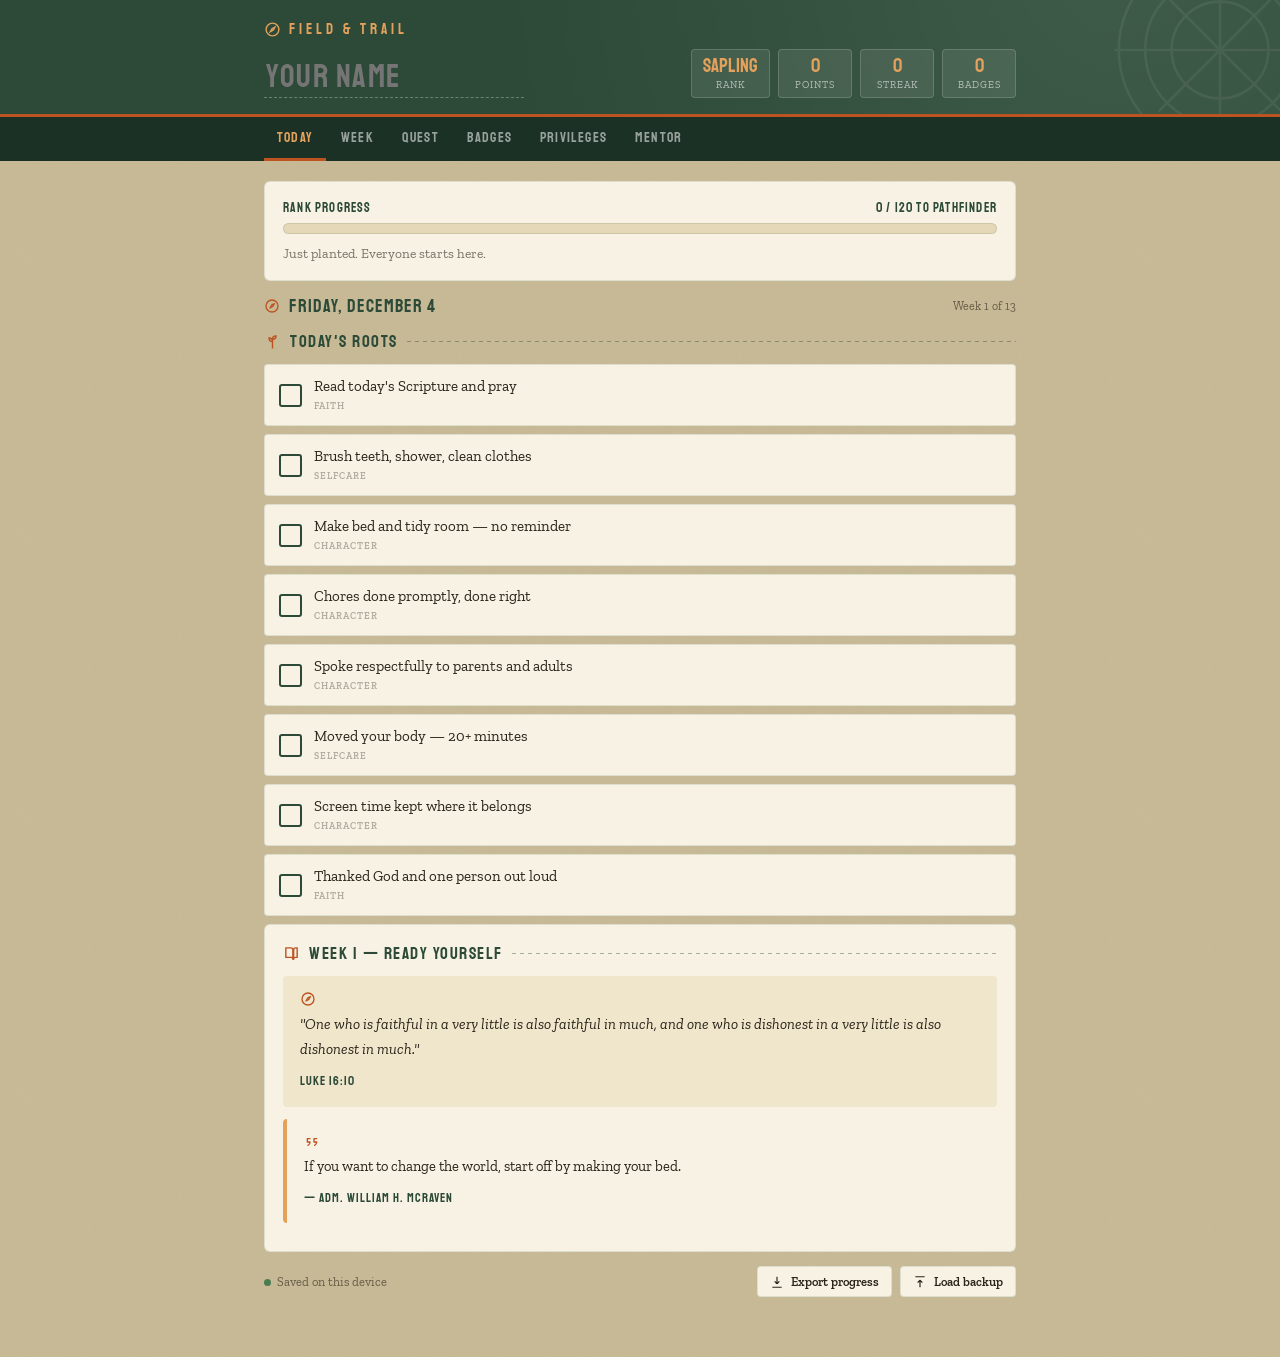
<file: index.html>
<!DOCTYPE html>
<html lang="en">
<head>
<meta charset="UTF-8">
<meta name="viewport" content="width=device-width, initial-scale=1">
<title>Field &amp; Trail — Growth Plan</title>
<link rel="preconnect" href="https://fonts.googleapis.com">
<link rel="preconnect" href="https://fonts.gstatic.com" crossorigin>
<link href="https://fonts.googleapis.com/css2?family=Staatliches&family=Zilla+Slab:wght@400;500;600;700&display=swap" rel="stylesheet">
<link rel="stylesheet" href="theme.css">
<style>
  * { box-sizing: border-box; }
  html, body { margin: 0; padding: 0; }
  body {
    background-color: var(--color-bg);
    background-image: url("data:image/svg+xml;utf8,<svg xmlns='http://www.w3.org/2000/svg' width='140' height='140'><filter id='n'><feTurbulence type='fractalNoise' baseFrequency='0.85' numOctaves='2' stitchTiles='stitch'/><feColorMatrix type='saturate' values='0'/></filter><rect width='100%25' height='100%25' filter='url(%23n)' opacity='0.05'/></svg>");
    font-family: var(--font-body);
    color: var(--color-ink);
    min-height: 100vh;
    padding: 0 0 60px;
  }
  .shell { max-width: 780px; margin: 0 auto; padding: 0 14px; }
  h1,h2,h3,h4 { font-family: var(--font-heading); font-weight: 400; letter-spacing: var(--heading-spacing); text-transform: var(--heading-transform); margin: 0; }
  button { font-family: var(--font-body); cursor: pointer; }

  @keyframes riseIn { from { opacity:0; transform:translateY(12px);} to {opacity:1; transform:translateY(0);} }
  .riser { opacity: 0; animation: riseIn .45s ease-out forwards; }

  /* ---------- HEADER ---------- */
  .masthead {
    background: var(--color-primary);
    background-image: radial-gradient(circle at 88% -30%, rgba(255,255,255,.09), transparent 55%);
    color: var(--color-on-primary);
    border-bottom: 3px solid var(--color-accent);
    position: relative; overflow: hidden;
  }
  .masthead-inner { max-width: 780px; margin: 0 auto; padding: 20px 14px 16px; position: relative; z-index: 1; }
  .watermark { position: absolute; right: -50px; top: -60px; width: 220px; height: 220px; opacity: .07; }
  .brandline { display: flex; align-items: center; gap: 8px; margin-bottom: 10px; }
  .brandline svg { width: 17px; height: 17px; color: var(--color-accent-light); animation: needle .8s cubic-bezier(.2,1.4,.4,1) both; }
  @keyframes needle { from { transform: rotate(-40deg); opacity:0 } to { transform: rotate(0); opacity:1 } }
  .brandline span { font-family: var(--font-heading); font-size: 15px; letter-spacing: 4px; color: var(--color-accent-light); }
  .head-row { display: flex; align-items: flex-end; justify-content: space-between; gap: 12px; flex-wrap: wrap; }
  .head-row h1 { font-size: 32px; line-height: 1; }
  .head-row h1 input {
    font-family: var(--font-heading); font-size: 32px; letter-spacing: var(--heading-spacing);
    text-transform: var(--heading-transform); background: transparent; border: none;
    border-bottom: 1px dashed rgba(255,255,255,.3); color: var(--color-on-primary);
    padding: 0 2px; width: 260px; outline: none;
  }
  .head-row h1 input:focus { border-bottom-color: var(--color-accent-light); }
  .stat-cluster { display: flex; gap: 8px; flex-wrap: wrap; }
  .stat {
    background: rgba(255,255,255,.09); border: 1px solid rgba(255,255,255,.16);
    border-radius: var(--radius); padding: 6px 11px; text-align: center; min-width: 74px;
  }
  .stat .k { display:block; font-family: var(--font-heading); font-size: 19px; color: var(--color-accent-light); line-height:1.1; }
  .stat .l { display:block; font-size: 10px; letter-spacing: 1px; text-transform: uppercase; color: rgba(255,255,255,.6); margin-top:2px; }

  /* ---------- SMALL PHONES (iPhone SE/XS/13 mini width and down) ---------- */
  @media (max-width: 400px) {
    .head-row h1, .head-row h1 input { font-size: 25px; }
    .head-row h1 input { width: 150px; }
    .stat { min-width: 64px; padding: 5px 8px; }
    .stat .k { font-size: 16px; }
    .today-date { font-size: 15px; }
    .today-date .qday { font-size: 10.5px; }
    .qcard, .bico { min-width: 0; }
  }

  /* ---------- NAV ---------- */
  nav { background: var(--color-primary-dark); position: sticky; top: 0; z-index: 20; }
  .nav-inner { max-width: 780px; margin: 0 auto; padding: 0 14px; display: flex; gap: 2px; overflow-x: auto; }
  .nav-inner button {
    background: transparent; border: none; border-bottom: 3px solid transparent;
    color: rgba(255,255,255,.55); font-family: var(--font-heading); font-size: 14px;
    letter-spacing: 1.2px; text-transform: uppercase; padding: 12px 13px; white-space: nowrap;
    transition: color .18s, border-color .18s;
  }
  .nav-inner button:hover { color: var(--color-accent-light); }
  .nav-inner button.on { color: var(--color-accent-light); border-bottom-color: var(--color-accent); }

  /* ---------- CARDS / SHARED ---------- */
  .view { display: none; padding-top: 20px; }
  .view.on { display: block; }
  .card {
    background: var(--color-surface); border: 1px solid var(--color-primary-soft);
    border-radius: var(--radius-lg); padding: 18px 18px 16px; margin-bottom: 14px;
  }
  .card.accent { border-left: 5px solid var(--color-accent); }
  .sec-title {
    font-family: var(--font-heading); font-size: 17px; color: var(--color-primary);
    letter-spacing: var(--heading-spacing); text-transform: var(--heading-transform);
    margin: 0 0 12px; display: flex; align-items: center; gap: 9px;
  }
  .sec-title::after { content:""; flex:1; height:1px; background: repeating-linear-gradient(90deg, var(--color-primary) 0 4px, transparent 4px 8px); opacity:.4; }
  .sec-title svg { width: 17px; height: 17px; color: var(--color-accent); flex-shrink: 0; }
  .muted { color: var(--color-ink-soft); font-size: 13.5px; line-height: 1.6; }

  /* ---------- TASKS ---------- */
  .task {
    display: flex; align-items: center; gap: 12px; background: var(--color-surface);
    border: 1px solid var(--color-primary-soft); border-radius: var(--radius);
    padding: 12px 14px; margin-bottom: 8px; font-size: 15px; cursor: pointer;
    transition: border-color .18s, transform .12s;
  }
  .task:hover { border-color: var(--color-accent); }
  .task:active { transform: scale(.995); }
  .cbox {
    width: 23px; height: 23px; border: 2px solid var(--color-primary); border-radius: 3px;
    flex-shrink: 0; display: flex; align-items: center; justify-content: center; transition: background .2s;
  }
  .cbox svg { width: 14px; height: 14px; color: var(--color-on-primary); opacity: 0; transform: scale(.3) rotate(-25deg); transition: transform .28s cubic-bezier(.2,1.7,.4,1), opacity .15s; }
  .task.done .cbox { background: var(--color-primary); }
  .task.done .cbox svg { opacity: 1; transform: scale(1) rotate(0); }
  .task.done .tlabel { text-decoration: line-through; color: var(--color-ink-soft); }
  .tlabel { flex: 1; }
  .tarea { font-size: 9.5px; letter-spacing: 1px; text-transform: uppercase; color: var(--color-ink-faint); font-weight: 600; }

  /* ---------- PROGRESS ---------- */
  .ptrack { height: 11px; background: var(--color-surface-deep); border-radius: 6px; overflow: hidden; border: 1px solid var(--color-primary-soft); }
  .pfill { height: 100%; width: 100%; transform-origin: left; transform: scaleX(0); transition: transform 1s cubic-bezier(.3,.85,.3,1);
    background: repeating-linear-gradient(115deg, var(--color-accent) 0 8px, var(--color-accent-light) 8px 16px); }
  .plabel { display:flex; justify-content: space-between; font-family: var(--font-heading); font-size: 13px; letter-spacing: 1.2px; text-transform: uppercase; color: var(--color-primary); margin-bottom: 7px; }
  .today-date {
    display: flex; align-items: center; gap: 9px; margin: 2px 0 14px;
    font-family: var(--font-heading); font-size: 18px; letter-spacing: 1px;
    text-transform: var(--heading-transform); color: var(--color-primary);
  }
  .today-date svg { width: 16px; height: 16px; color: var(--color-accent); flex-shrink: 0; }
  .today-date .qday { font-family: var(--font-body); font-size: 12px; letter-spacing: 0; text-transform: none; color: var(--color-ink-soft); margin-left: auto; }

  /* ---------- VERSE / QUOTE ---------- */
  .verse, .quote { border-radius: var(--radius); padding: 15px 17px; margin-bottom: 12px; line-height: 1.65; font-size: 15px; }
  .verse { background: var(--color-surface-alt); font-style: italic; }
  .verse cite, .quote cite { display: block; margin-top: 9px; font-style: normal; font-family: var(--font-heading); font-size: 12.5px; letter-spacing: 1px; color: var(--color-primary); }
  .quote { background: var(--color-surface); border-left: 4px solid var(--color-accent-light); font-size: 14.5px; }
  .verse svg, .quote svg { width: 16px; height: 16px; color: var(--color-accent); margin-bottom: 5px; display: block; }

  /* ---------- OPTIONS / RADIO ---------- */
  .opt {
    display: flex; align-items: flex-start; gap: 10px; padding: 10px 12px; margin-bottom: 7px;
    background: var(--color-surface-alt); border: 1px solid transparent; border-radius: var(--radius);
    font-size: 14px; cursor: pointer; transition: border-color .18s, background .18s;
  }
  .opt:hover { border-color: var(--color-accent-light); }
  .opt.sel { border-color: var(--color-accent); background: var(--color-accent-soft); }
  .dot { width: 15px; height: 15px; border-radius: 50%; border: 2px solid var(--color-primary); flex-shrink: 0; margin-top: 2px; position: relative; }
  .opt.sel .dot::after { content:""; position:absolute; inset: 2px; border-radius: 50%; background: var(--color-accent); animation: pop .25s cubic-bezier(.2,1.8,.4,1); }
  @keyframes pop { from { transform: scale(0) } to { transform: scale(1) } }

  textarea {
    width: 100%; min-height: 110px; font-family: var(--font-body); font-size: 14.5px; line-height: 1.7;
    color: var(--color-ink); background: var(--color-surface-alt); border: 1px solid var(--color-primary-soft);
    border-radius: var(--radius); padding: 12px 14px; resize: vertical; outline: none;
    background-image: repeating-linear-gradient(transparent 0 calc(1.7em - 1px), var(--color-primary-soft) calc(1.7em - 1px) 1.7em);
    background-attachment: local; line-height: 1.7;
  }
  textarea:focus { border-color: var(--color-accent); }

  .btn {
    font-size: 13.5px; font-weight: 600; background: var(--color-primary); color: var(--color-on-primary);
    border: none; border-radius: var(--radius); padding: 10px 16px; display: inline-flex; align-items: center; gap: 7px;
    transition: transform .12s, filter .18s;
  }
  .btn:hover { filter: brightness(1.12); }
  .btn:active { transform: scale(.97); }
  .btn svg { width: 14px; height: 14px; }
  .btn.ghost { background: var(--color-surface); color: var(--color-ink); border: 1px solid var(--color-primary-soft); }
  .btn.ghost:hover { border-color: var(--color-primary); }
  .btn.acc { background: var(--color-accent); color: var(--color-on-accent); }
  .btn.danger { background: var(--color-danger); color: #fff; }
  .btn.sm { padding: 7px 12px; font-size: 12.5px; }
  .btn:disabled { opacity: .4; cursor: not-allowed; }

  /* ---------- WEEK NAV ---------- */
  .weekbar { display: flex; gap: 5px; flex-wrap: wrap; margin-bottom: 16px; }
  .wchip {
    width: 34px; height: 34px; border-radius: var(--radius); border: 1px solid var(--color-primary-soft);
    background: var(--color-surface); font-family: var(--font-heading); font-size: 14px; color: var(--color-ink-soft);
    display: flex; align-items: center; justify-content: center; transition: all .18s;
  }
  .wchip:hover { border-color: var(--color-accent); }
  .wchip.on { background: var(--color-primary); color: var(--color-on-primary); border-color: var(--color-primary); }
  .wchip.complete { border-color: var(--color-success); color: var(--color-success); }
  .wchip.complete.on { background: var(--color-success); color: #fff; }

  /* ---------- QUESTS ---------- */
  .qgrid { display: grid; grid-template-columns: repeat(auto-fit, minmax(220px,1fr)); gap: 11px; }
  .qcard {
    background: var(--color-surface); border: 1px solid var(--color-primary-soft); border-radius: var(--radius-lg);
    padding: 15px; cursor: pointer; transition: border-color .18s, transform .15s;
  }
  .qcard:hover { border-color: var(--color-accent); transform: translateY(-2px); }
  .qcard.sel { border: 2px solid var(--color-accent); background: var(--color-accent-soft); }
  .qcard .qicon { width: 40px; height: 40px; border-radius: 50%; background: var(--color-primary); display:flex; align-items:center; justify-content:center; margin-bottom: 10px; }
  .qcard .qicon svg { width: 20px; height: 20px; color: var(--color-on-primary); }
  .qcard h4 { font-size: 16px; color: var(--color-primary); margin-bottom: 6px; }
  .qcard p { font-size: 13px; line-height: 1.55; margin: 0; color: var(--color-ink-soft); }
  .mstone { display:flex; align-items:center; gap:10px; padding: 10px 12px; background: var(--color-surface-alt); border-radius: var(--radius); margin-bottom: 7px; font-size: 14px; cursor: pointer; }
  .mstone .cbox { width: 20px; height: 20px; }

  /* ---------- BADGES ---------- */
  .bgrid { display: grid; grid-template-columns: repeat(auto-fit, minmax(105px,1fr)); gap: 13px; }
  .badge { text-align: center; }
  .bico {
    width: 62px; height: 62px; margin: 0 auto 8px; border-radius: 50%; background: var(--color-primary);
    border: 2px solid var(--color-accent-light); display: flex; align-items: center; justify-content: center;
    position: relative; overflow: hidden;
  }
  .bico svg { width: 27px; height: 27px; color: var(--color-on-primary); z-index: 1; }
  .bico::after {
    content:""; position:absolute; top:0; left:-60%; width:42%; height:100%;
    background: linear-gradient(115deg, transparent, rgba(255,255,255,.5), transparent);
    animation: sheen 3.4s ease-in-out infinite;
  }
  @keyframes sheen { 0%{left:-60%} 32%{left:135%} 100%{left:135%} }
  .badge.locked .bico { background: transparent; border: 2px dashed var(--color-locked); }
  .badge.locked .bico::after { display: none; }
  .badge.locked .bico svg { color: var(--color-locked); width: 20px; height: 20px; }
  .bname { font-family: var(--font-heading); font-size: 12px; letter-spacing: .5px; color: var(--color-ink); }
  .breq { font-size: 10.5px; color: var(--color-ink-faint); line-height:1.4; margin-top: 3px; }
  .badge.locked .bname { color: var(--color-locked); }

  /* ---------- PRIVILEGES ---------- */
  .privpanel { background: var(--color-primary-dark); border-radius: var(--radius-lg); padding: 18px; color: var(--color-on-primary); }
  .privpanel h3 { color: var(--color-accent-light); font-size: 17px; display:flex; align-items:center; gap:8px; }
  .privpanel h3 svg { width: 17px; height: 17px; }
  .prow {
    display:flex; align-items:center; justify-content: space-between; gap: 10px; flex-wrap: wrap;
    background: rgba(255,255,255,.055); border-radius: var(--radius); padding: 12px 13px; margin-bottom: 8px;
  }
  .prow .pname { font-size: 14px; flex: 1; min-width: 170px; }
  .prow .psub { font-size: 11px; color: rgba(255,255,255,.5); margin-top: 3px; }
  .pill { font-size: 9.5px; letter-spacing: 1px; text-transform: uppercase; padding: 3px 8px; border-radius: 2px; font-weight: 700; }
  .pill.low { background: rgba(120,200,140,.18); color: var(--color-status-good); }
  .pill.medium { background: rgba(227,161,92,.2); color: var(--color-accent-light); }
  .pill.high { background: rgba(220,120,110,.2); color: var(--color-status-warn); }
  .pill.granted { background: rgba(120,200,140,.22); color: var(--color-status-good); }
  .pill.revoked { background: rgba(220,90,80,.22); color: var(--color-status-bad); }
  .pill.eligible { background: rgba(227,161,92,.22); color: var(--color-accent-light); }
  .pill.locked2 { background: rgba(255,255,255,.08); color: rgba(255,255,255,.45); }
  .pactions { display: flex; gap: 6px; }
  .pactions button { font-size: 11.5px; padding: 5px 10px; border-radius: 3px; border: 1px solid rgba(255,255,255,.25); background: transparent; color: rgba(255,255,255,.85); }
  .pactions button:hover { border-color: var(--color-accent-light); color: var(--color-accent-light); }
  .locknote { display:flex; align-items:center; gap:10px; font-size: 13px; color: rgba(255,255,255,.6); padding: 16px 0 4px; }
  .pinbox { display:flex; gap: 8px; align-items:center; flex-wrap: wrap; margin-top: 12px; }
  .pinbox input {
    font-family: var(--font-heading); font-size: 18px; letter-spacing: 8px; width: 120px; text-align: center;
    background: rgba(255,255,255,.08); border: 1px solid rgba(255,255,255,.25); color: var(--color-on-primary);
    border-radius: var(--radius); padding: 8px 10px; outline: none;
  }
  .pinbox input:focus { border-color: var(--color-accent-light); }
  @keyframes shake { 0%,100%{transform:translateX(0)} 20%{transform:translateX(-6px)} 40%{transform:translateX(6px)} 60%{transform:translateX(-4px)} 80%{transform:translateX(4px)} }
  .shake { animation: shake .35s; }
  .revoked-row { opacity: .72; }
  .reason { font-size: 11.5px; color: var(--color-status-bad); margin-top: 5px; width: 100%; }
  .restore { font-size: 11.5px; color: rgba(255,255,255,.55); margin-top: 4px; width: 100%; }

  /* ---------- TOASTS / CELEBRATION ---------- */
  #toasts { position: fixed; left: 50%; bottom: 22px; transform: translateX(-50%); z-index: 200; display:flex; flex-direction: column; gap: 8px; align-items: center; pointer-events: none; }
  .toast {
    background: var(--color-primary); color: var(--color-on-primary); border-left: 4px solid var(--color-accent);
    border-radius: var(--radius); padding: 12px 18px; font-size: 14px; display:flex; align-items:center; gap: 10px;
    box-shadow: 0 6px 20px rgba(0,0,0,.28); animation: toastIn .4s cubic-bezier(.2,1.5,.4,1);
    max-width: 420px;
  }
  .toast svg { width: 18px; height: 18px; color: var(--color-accent-light); flex-shrink: 0; }
  .toast strong { font-family: var(--font-heading); letter-spacing: 1px; }
  @keyframes toastIn { from { opacity:0; transform: translateY(24px) scale(.94) } to { opacity:1; transform: translateY(0) scale(1) } }
  .toast.out { animation: toastOut .35s forwards; }
  @keyframes toastOut { to { opacity: 0; transform: translateY(14px) scale(.96) } }

  .spark { position: fixed; width: 8px; height: 8px; border-radius: 2px; z-index: 199; pointer-events: none; }

  .footer-strip { display:flex; align-items:center; justify-content: space-between; gap: 12px; flex-wrap: wrap; margin-top: 8px; font-size: 12.5px; color: var(--color-ink-soft); }
  #fileIn { display: none; }
  .saved-dot { width: 7px; height: 7px; border-radius: 50%; background: var(--color-success); display:inline-block; margin-right: 6px; }
</style>
</head>
<body>

<header class="masthead">
  <svg class="watermark" viewBox="0 0 100 100" fill="none" stroke="currentColor" stroke-width="1.2"><circle cx="50" cy="50" r="46"/><circle cx="50" cy="50" r="34"/><circle cx="50" cy="50" r="22"/><path d="M50 2v96M2 50h96M22 22l56 56M78 22L22 78"/></svg>
  <div class="masthead-inner">
    <div class="brandline">
      <svg viewBox="0 0 24 24" fill="none" stroke="currentColor" stroke-width="2"><circle cx="12" cy="12" r="9"/><path d="M15.5 8.5l-4.2 2.3-2.3 4.2 4.2-2.3z"/></svg>
      <span>Field &amp; Trail</span>
    </div>
    <div class="head-row">
      <h1><input id="nameIn" placeholder="Your name" maxlength="18" aria-label="Your name"></h1>
      <div class="stat-cluster">
        <div class="stat"><span class="k" id="sRank">—</span><span class="l">Rank</span></div>
        <div class="stat"><span class="k" id="sPts">0</span><span class="l">Points</span></div>
        <div class="stat"><span class="k" id="sStreak">0</span><span class="l">Streak</span></div>
        <div class="stat"><span class="k" id="sBadges">0</span><span class="l">Badges</span></div>
      </div>
    </div>
  </div>
</header>

<nav>
  <div class="nav-inner">
    <button data-v="today" class="on">Today</button>
    <button data-v="week">Week</button>
    <button data-v="quest">Quest</button>
    <button data-v="badges">Badges</button>
    <button data-v="priv">Privileges</button>
    <button data-v="men">Mentor</button>
  </div>
</nav>

<div class="shell">

  <!-- TODAY -->
  <div class="view on" id="v-today">
    <div class="card riser">
      <div class="plabel"><span>Rank progress</span><span id="rankNext">—</span></div>
      <div class="ptrack"><div class="pfill" id="rankFill"></div></div>
      <p class="muted" style="margin:9px 0 0" id="streakLine"></p>
    </div>
    <p class="today-date riser" id="todayDate" style="animation-delay:.02s"></p>
    <h2 class="sec-title riser" style="animation-delay:.05s">
      <svg viewBox="0 0 24 24" fill="none" stroke="currentColor" stroke-width="2"><path d="M12 22V9M12 9c0-3 2-5 5-5 0 3-2 5-5 5zM12 12c0-3-2-5-5-5 0 3 2 5 5 5z"/></svg>
      Today's roots
    </h2>
    <div id="rootList"></div>
    <div class="card riser" id="todayVerseCard" style="animation-delay:.1s"></div>
  </div>

  <!-- WEEK -->
  <div class="view" id="v-week">
    <div class="weekbar" id="weekBar"></div>
    <div id="weekBody"></div>
  </div>

  <!-- QUEST -->
  <div class="view" id="v-quest">
    <div id="questBody"></div>
  </div>

  <!-- BADGES -->
  <div class="view" id="v-badges">
    <h2 class="sec-title"><svg viewBox="0 0 24 24" fill="none" stroke="currentColor" stroke-width="2"><path d="M12 2l2.8 6.3L21.5 9l-4.8 4.4 1.4 7.1L12 17l-6.1 3.5 1.4-7.1L2.5 9l6.7-.7z"/></svg>Badge shelf</h2>
    <div class="card"><div class="bgrid" id="badgeGrid"></div></div>
  </div>

  <!-- PRIVILEGES -->
  <div class="view" id="v-priv">
    <div class="privpanel" id="privPanel"></div>
    <p class="muted" style="margin-top:12px">Points make a privilege <em>eligible</em>. The mentor decides whether it's granted. Every grant and revoke is logged with a reason.</p>
  </div>

  <!-- MENTOR -->
  <div class="view" id="v-men">
    <div id="mentorBody"></div>
  </div>

  <div class="footer-strip">
    <span><span class="saved-dot"></span><span id="savedAt">Saved on this device</span></span>
    <span style="display:flex; gap:8px">
      <button class="btn ghost sm" onclick="exportJSON()"><svg viewBox="0 0 24 24" fill="none" stroke="currentColor" stroke-width="2"><path d="M12 3v12m0 0l-4-4m4 4l4-4M4 21h16"/></svg>Export progress</button>
      <button class="btn ghost sm" onclick="document.getElementById('fileIn').click()"><svg viewBox="0 0 24 24" fill="none" stroke="currentColor" stroke-width="2"><path d="M12 21V9m0 0L8 13m4-4l4 4M4 3h16"/></svg>Load backup</button>
      <input type="file" id="fileIn" accept="application/json">
    </span>
  </div>
</div>

<div id="toasts"></div>

<script src="content_q1_tier1.js"></script>
<script>
/* ============================================================
   ICONS
   ============================================================ */
const ICO = {
  book:'<path d="M4 4h7a3 3 0 013 3v13a2.5 2.5 0 00-2.5-2.5H4z"/><path d="M20 4h-2a3 3 0 00-3 3v13a2.5 2.5 0 012.5-2.5H20z"/>',
  droplet:'<path d="M12 3s6 6.5 6 10a6 6 0 01-12 0c0-3.5 6-10 6-10z"/>',
  bed:'<path d="M3 18v-7h13a4 4 0 014 4v3M3 11V7M3 18h18"/><circle cx="7.5" cy="13.5" r="1.5"/>',
  check:'<path d="M4 12l5 5L20 6"/>',
  message:'<path d="M20 15a3 3 0 01-3 3H8l-4 3V6a3 3 0 013-3h10a3 3 0 013 3z"/>',
  activity:'<path d="M3 12h4l3 8 4-16 3 8h4"/>',
  screen:'<rect x="3" y="4" width="18" height="12" rx="2"/><path d="M8 20h8M12 16v4"/>',
  heart:'<path d="M12 20s-7-4.5-7-9a4 4 0 017-2.6A4 4 0 0119 11c0 4.5-7 9-7 9z"/>',
  flame:'<path d="M12 2c-1.2 3.4-4.5 4.6-4.5 9a4.5 4.5 0 009 0c0-4.4-3.3-5.6-4.5-9z"/>',
  hammer:'<path d="M14 6l4 4M3 21l9-9M12 4l6 6-3 3-6-6z"/>',
  gear:'<circle cx="12" cy="12" r="3"/><path d="M12 2v3M12 19v3M2 12h3M19 12h3M5 5l2 2M17 17l2 2M19 5l-2 2M7 17l-2 2"/>',
  hands:'<path d="M6 12V6a2 2 0 014 0v6M10 11V4a2 2 0 014 0v7M14 11V6a2 2 0 014 0v9a6 6 0 01-6 6h-2a6 6 0 01-6-6v-3"/>',
  target:'<circle cx="12" cy="12" r="9"/><circle cx="12" cy="12" r="5"/><circle cx="12" cy="12" r="1.5"/>',
  tree:'<path d="M12 22v-6M12 16l-5-4h3l-4-4h3L12 3l3 5h3l-4 4h3z"/>',
  arrow:'<path d="M3 21L21 3M21 3h-7M21 3v7"/>',
  wrench:'<path d="M15 6a4 4 0 01-5.3 5.3L4 17.5V20h2.5l6.2-5.7A4 4 0 0118 9l-2-2 1-1z"/>',
  coin:'<circle cx="12" cy="12" r="9"/><path d="M12 7v10M9.5 9.5h4a1.8 1.8 0 010 3.6h-3a1.8 1.8 0 000 3.6h4"/>',
  cross:'<rect x="3" y="6" width="18" height="13" rx="2"/><path d="M12 10v5M9.5 12.5h5M9 6V4h6v2"/>',
  compass:'<circle cx="12" cy="12" r="9"/><path d="M15.5 8.5l-4.2 2.3-2.3 4.2 4.2-2.3z"/>',
  shield:'<path d="M12 3l8 3v6c0 5-3.4 8-8 9-4.6-1-8-4-8-9V6z"/>',
  star:'<path d="M12 2l2.8 6.3L21.5 9l-4.8 4.4 1.4 7.1L12 17l-6.1 3.5 1.4-7.1L2.5 9l6.7-.7z"/>',
  lock:'<rect x="5" y="11" width="14" height="9" rx="1.8"/><path d="M8 11V8a4 4 0 018 0v3"/>',
  unlock:'<rect x="5" y="11" width="14" height="9" rx="1.8"/><path d="M8 11V8a4 4 0 017.5-2"/>',
  quote:'<path d="M9 7H5v5h4c0 2.5-1 4-3 5M19 7h-4v5h4c0 2.5-1 4-3 5"/>',
  users:'<circle cx="9" cy="8" r="3.2"/><path d="M3 20a6 6 0 0112 0M17 11a3 3 0 100-6M18 20a5 5 0 00-2-4"/>'
};
const svg = (n, cls) => '<svg ' + (cls?'class="'+cls+'" ':'') + 'viewBox="0 0 24 24" fill="none" stroke="currentColor" stroke-width="2" stroke-linecap="round" stroke-linejoin="round">' + (ICO[n]||ICO.star) + '</svg>';

/* ============================================================
   STATE
   ============================================================ */
const KEY = "ymgp_q1_t1_v1";
const todayKey = () => new Date().toISOString().slice(0,10);

const blank = () => ({
  name: "",
  roots: {},          // "YYYY-MM-DD": ["dr1","dr3"]
  weeks: {},          // n: { appDone, optIdx, journal, mentorDone }
  quest: { id:null, milestones:[] },
  badges: [],
  privileges: {},     // id: { status, reason, at }
  pin: null,
  lastSaved: null
});
let S = load();
let curWeek = 1;

function load() {
  try { const r = localStorage.getItem(KEY); if (r) return Object.assign(blank(), JSON.parse(r)); } catch(e){}
  return blank();
}
function save() {
  S.lastSaved = new Date().toISOString();
  try { localStorage.setItem(KEY, JSON.stringify(S)); } catch(e){}
  const el = document.getElementById('savedAt');
  if (el) el.textContent = "Saved " + new Date().toLocaleTimeString([], {hour:'numeric', minute:'2-digit'});
}

/* ============================================================
   SCORING
   ============================================================ */
function totalPoints() {
  let p = 0;
  Object.values(S.roots).forEach(list => p += list.length * PLAN.points.dailyRoot);
  Object.values(S.weeks).forEach(w => {
    if (w.appDone) p += PLAN.points.weeklyApplication;
    if (w.journal && w.journal.trim().length > 30) p += PLAN.points.weeklyReflection;
    if (w.mentorDone) p += PLAN.points.mentorConversation;
  });
  const q = S.quest;
  if (q.id) {
    p += q.milestones.filter(Boolean).length * PLAN.points.questMilestone;
    const def = PLAN.quests.find(x => x.id === q.id);
    if (def && q.milestones.filter(Boolean).length >= def.milestones.length) p += PLAN.points.questComplete;
  }
  return p;
}
function rankFor(p) {
  let r = PLAN.ranks[0];
  PLAN.ranks.forEach(x => { if (p >= x.minPoints) r = x; });
  return r;
}
function nextRank(p) { return PLAN.ranks.find(x => x.minPoints > p) || null; }

function streak() {
  // Today counts only once it's complete. An unfinished today is "pending",
  // not "broken" — otherwise the streak would read 0 every morning.
  let n = 0;
  const d = new Date();
  for (let i = 0; i < 400; i++) {
    const k = d.toISOString().slice(0,10);
    const done = (S.roots[k] || []).length;
    if (done >= PLAN.dailyRoots.length) n++;
    else if (i > 0) break;
    d.setDate(d.getDate() - 1);
  }
  return n;
}
function weekComplete(n) {
  const w = S.weeks[n];
  return !!(w && w.appDone && w.journal && w.journal.trim().length > 30);
}

/* ============================================================
   FEEDBACK
   ============================================================ */
function toast(title, msg, icon) {
  const t = document.createElement('div');
  t.className = 'toast';
  t.innerHTML = svg(icon || 'star') + '<span><strong>' + title + '</strong><br>' + msg + '</span>';
  document.getElementById('toasts').appendChild(t);
  setTimeout(() => { t.classList.add('out'); setTimeout(() => t.remove(), 400); }, 3600);
}
function sparks(x, y) {
  const cols = ['var(--color-accent)','var(--color-accent-light)','var(--color-primary)'];
  for (let i = 0; i < 16; i++) {
    const s = document.createElement('div');
    s.className = 'spark';
    s.style.left = x + 'px'; s.style.top = y + 'px';
    s.style.background = cols[i % 3];
    document.body.appendChild(s);
    const ang = (Math.PI * 2 * i) / 16 + Math.random() * 0.5;
    const dist = 45 + Math.random() * 70;
    s.animate([
      { transform: 'translate(0,0) scale(1) rotate(0deg)', opacity: 1 },
      { transform: 'translate(' + Math.cos(ang)*dist + 'px,' + (Math.sin(ang)*dist + 40) + 'px) scale(.2) rotate(220deg)', opacity: 0 }
    ], { duration: 750 + Math.random()*350, easing: 'cubic-bezier(.2,.7,.4,1)' }).onfinish = () => s.remove();
  }
}

/* ============================================================
   BADGE AWARDING
   ============================================================ */
function checkBadges() {
  const has = id => S.badges.includes(id);
  const give = (id) => {
    if (has(id)) return;
    S.badges.push(id);
    const b = PLAN.badges.find(x => x.id === id);
    toast('Badge earned', b ? b.name : id, 'star');
    const r = document.body.getBoundingClientRect();
    sparks(r.width/2, window.innerHeight * 0.5);
  };
  // Rooted: 14 consecutive full days
  if (streak() >= 14) give('b_root');
  const w = n => S.weeks[n] || {};
  if (w(2).appDone) give('b_truth');
  if (w(3).appDone) give('b_tools');
  if (w(6).appDone) give('b_money');
  if (w(7).appDone) give('b_aid');
  if (w(9).appDone) give('b_nav');
  if (w(10).appDone) give('b_stand');
  if (w(11).appDone) give('b_fixer');
  // Quest badge
  const q = S.quest;
  if (q.id) {
    const def = PLAN.quests.find(x => x.id === q.id);
    if (def && q.milestones.filter(Boolean).length >= def.milestones.length) {
      const bid = 'qb_' + q.id;
      if (!S.badges.includes(bid)) { S.badges.push(bid); toast('Quest complete', def.badge + ' badge earned', 'star'); }
    }
  }
  // Quarter done requires all 13 weeks + mentor cosign
  let all = true;
  for (let i = 1; i <= 13; i++) if (!weekComplete(i)) all = false;
  if (all && S.mentorCosign) give('b_quarter');
}

/* ============================================================
   RENDER — HEADER
   ============================================================ */
let lastRank = null;
function renderHead() {
  const p = totalPoints(), r = rankFor(p), nx = nextRank(p);
  document.getElementById('sPts').textContent = p;
  document.getElementById('sRank').textContent = r.name;
  document.getElementById('sStreak').textContent = streak();
  document.getElementById('sBadges').textContent = S.badges.length;
  document.getElementById('rankNext').textContent = nx ? (p + ' / ' + nx.minPoints + ' to ' + nx.name) : 'Top rank';
  const lo = r.minPoints, hi = nx ? nx.minPoints : Math.max(p,1);
  const pct = nx ? Math.min(1, (p - lo) / Math.max(1, hi - lo)) : 1;
  setTimeout(() => { document.getElementById('rankFill').style.transform = 'scaleX(' + pct.toFixed(3) + ')'; }, 60);
  document.getElementById('streakLine').textContent = r.note + (streak() ? '  ·  ' + streak() + ' day streak' : '');
  if (lastRank && lastRank !== r.name) { toast('Rank up', 'You are now ' + r.name, 'shield'); sparks(window.innerWidth/2, 140); }
  lastRank = r.name;
}

/* ============================================================
   RENDER — TODAY
   ============================================================ */
function renderToday() {
  const now = new Date();
  const dateStr = now.toLocaleDateString(undefined, { weekday: 'long', month: 'long', day: 'numeric' });
  document.getElementById('todayDate').innerHTML =
    svg('compass') + dateStr + '<span class="qday">Week ' + Math.min(curWeek, 13) + ' of ' + PLAN.meta.weeks + '</span>';

  const k = todayKey();
  const done = S.roots[k] || [];
  document.getElementById('rootList').innerHTML = PLAN.dailyRoots.map((r,i) =>
    '<div class="task' + (done.includes(r.id) ? ' done' : '') + '" data-root="' + r.id + '" style="animation-delay:' + (i*0.03) + 's">' +
      '<span class="cbox">' + svg('check') + '</span>' +
      '<span class="tlabel">' + r.text + '<br><span class="tarea">' + r.area + '</span></span>' +
    '</div>').join('');

  const wk = PLAN.weeks[Math.min(curWeek, 13) - 1];
  document.getElementById('todayVerseCard').innerHTML =
    '<h2 class="sec-title">' + svg('book') + 'Week ' + wk.n + ' — ' + wk.theme + '</h2>' +
    '<div class="verse">' + svg('compass') + '"' + wk.verse.text + '"<cite>' + wk.verse.ref + '</cite></div>' +
    '<div class="quote">' + svg('quote') + wk.quote.text + '<cite>— ' + wk.quote.by + '</cite></div>';
}
document.getElementById('rootList').addEventListener('click', e => {
  const el = e.target.closest('[data-root]'); if (!el) return;
  const k = todayKey(), id = el.dataset.root;
  if (!S.roots[k]) S.roots[k] = [];
  const i = S.roots[k].indexOf(id);
  if (i >= 0) { S.roots[k].splice(i,1); el.classList.remove('done'); }
  else {
    S.roots[k].push(id); el.classList.add('done');
    const b = el.getBoundingClientRect();
    if (S.roots[k].length === PLAN.dailyRoots.length) {
      toast('Roots complete', 'All eight, done today. Streak: ' + (streak()) + ' days', 'tree');
      sparks(b.left + b.width/2, b.top);
    }
  }
  save(); checkBadges(); renderHead();
});

/* ============================================================
   RENDER — WEEK
   ============================================================ */
function renderWeekBar() {
  document.getElementById('weekBar').innerHTML = PLAN.weeks.map(w =>
    '<button class="wchip' + (w.n===curWeek?' on':'') + (weekComplete(w.n)?' complete':'') + '" data-wk="' + w.n + '">' + w.n + '</button>').join('');
}
function renderWeek() {
  const w = PLAN.weeks[curWeek-1];
  const st = S.weeks[curWeek] || {};
  document.getElementById('weekBody').innerHTML =
    '<div class="card riser">' +
      '<h2 class="sec-title">' + svg('compass') + 'Week ' + w.n + ' — ' + w.theme + '</h2>' +
      '<div class="verse">' + svg('book') + '"' + w.verse.text + '"<cite>' + w.verse.ref + '</cite></div>' +
      '<div class="quote">' + svg('quote') + w.quote.text + '<cite>— ' + w.quote.by + '</cite></div>' +
    '</div>' +
    '<div class="card accent riser" style="animation-delay:.05s">' +
      '<h2 class="sec-title">' + svg('target') + w.application.title + '</h2>' +
      '<p class="muted" style="margin:0 0 13px">' + w.application.text + '</p>' +
      '<p class="muted" style="font-size:12px; letter-spacing:1px; text-transform:uppercase; margin:0 0 8px">Pick your approach</p>' +
      w.application.options.map((o,i) =>
        '<div class="opt' + (st.optIdx===i?' sel':'') + '" data-opt="' + i + '"><span class="dot"></span><span>' + o + '</span></div>').join('') +
      '<div style="margin-top:13px">' +
        '<button class="btn ' + (st.appDone?'ghost':'acc') + '" id="appBtn">' + svg('check') + (st.appDone ? 'Completed — undo' : 'Mark this done') + '</button>' +
      '</div>' +
    '</div>' +
    '<div class="card riser" style="animation-delay:.1s">' +
      '<h2 class="sec-title">' + svg('book') + 'Journal</h2>' +
      '<p class="muted" style="margin:0 0 11px">' + w.journal + '</p>' +
      '<textarea id="jrn" placeholder="Write it out. Nobody reads this but you and whoever you show it to.">' + (st.journal||'') + '</textarea>' +
    '</div>';
  renderWeekBar();
}
document.getElementById('weekBar').addEventListener('click', e => {
  const b = e.target.closest('[data-wk]'); if (!b) return;
  curWeek = +b.dataset.wk; renderWeek(); renderToday();
});
document.getElementById('weekBody').addEventListener('click', e => {
  const o = e.target.closest('[data-opt]');
  if (o) {
    if (!S.weeks[curWeek]) S.weeks[curWeek] = {};
    S.weeks[curWeek].optIdx = +o.dataset.opt;
    save(); renderWeek(); return;
  }
  if (e.target.closest('#appBtn')) {
    if (!S.weeks[curWeek]) S.weeks[curWeek] = {};
    const now = !S.weeks[curWeek].appDone;
    S.weeks[curWeek].appDone = now;
    if (now) {
      const r = e.target.getBoundingClientRect();
      sparks(r.left + r.width/2, r.top);
      toast('Challenge done', 'Week ' + curWeek + ' — ' + PLAN.weeks[curWeek-1].application.title, 'target');
    }
    save(); checkBadges(); renderHead(); renderWeek();
  }
});
document.getElementById('weekBody').addEventListener('input', e => {
  if (e.target.id === 'jrn') {
    if (!S.weeks[curWeek]) S.weeks[curWeek] = {};
    S.weeks[curWeek].journal = e.target.value;
    clearTimeout(window._jt);
    window._jt = setTimeout(() => { save(); renderHead(); renderWeekBar(); }, 600);
  }
});

/* ============================================================
   RENDER — QUEST
   ============================================================ */
function renderQuest() {
  const body = document.getElementById('questBody');
  if (!S.quest.id) {
    body.innerHTML =
      '<div class="card riser"><h2 class="sec-title">' + svg('target') + 'Choose your quest</h2>' +
      '<p class="muted" style="margin:0 0 15px">One quest for the whole quarter. Pick the one that stretches you, not the easy one. You work it from week 3 through week 11.</p>' +
      '<div class="qgrid">' + PLAN.quests.map(q =>
        '<div class="qcard" data-q="' + q.id + '"><div class="qicon">' + svg(q.icon) + '</div>' +
        '<h4>' + q.name + '</h4><p>' + q.blurb + '</p></div>').join('') + '</div></div>';
    return;
  }
  const def = PLAN.quests.find(x => x.id === S.quest.id);
  const doneN = S.quest.milestones.filter(Boolean).length;
  const pct = doneN / def.milestones.length;
  body.innerHTML =
    '<div class="card accent riser">' +
      '<h2 class="sec-title">' + svg(def.icon) + def.name + '</h2>' +
      '<p class="muted" style="margin:0 0 14px">' + def.blurb + '</p>' +
      '<div class="plabel"><span>Quest progress</span><span>' + doneN + ' / ' + def.milestones.length + '</span></div>' +
      '<div class="ptrack"><div class="pfill" id="qFill"></div></div>' +
      '<div style="margin-top:15px">' + def.milestones.map((m,i) =>
        '<div class="mstone" data-ms="' + i + '"><span class="cbox' + (S.quest.milestones[i]?' x':'') + '" style="' + (S.quest.milestones[i]?'background:var(--color-primary)':'') + '">' +
        '<svg viewBox="0 0 24 24" fill="none" stroke="currentColor" stroke-width="3" style="width:12px;height:12px;color:var(--color-on-primary);opacity:' + (S.quest.milestones[i]?1:0) + '"><path d="M4 12l5 5L20 6"/></svg>' +
        '</span><span>' + m + '</span></div>').join('') + '</div>' +
      (doneN >= def.milestones.length ? '<p class="muted" style="margin-top:12px; color:var(--color-success); font-weight:600">Quest complete — ' + def.badge + ' badge earned.</p>' : '') +
      '<div style="margin-top:14px"><button class="btn ghost sm" id="qReset">Change quest</button></div>' +
    '</div>';
  setTimeout(() => { const f = document.getElementById('qFill'); if (f) f.style.transform = 'scaleX(' + pct.toFixed(3) + ')'; }, 60);
}
document.getElementById('questBody').addEventListener('click', e => {
  const pick = e.target.closest('[data-q]');
  if (pick) {
    const def = PLAN.quests.find(x => x.id === pick.dataset.q);
    S.quest = { id: pick.dataset.q, milestones: new Array(def.milestones.length).fill(false) };
    save(); renderQuest(); toast('Quest started', def.name, def.icon); return;
  }
  const ms = e.target.closest('[data-ms]');
  if (ms) {
    const i = +ms.dataset.ms;
    S.quest.milestones[i] = !S.quest.milestones[i];
    if (S.quest.milestones[i]) { const r = ms.getBoundingClientRect(); sparks(r.left + 30, r.top + 10); }
    save(); checkBadges(); renderHead(); renderQuest(); return;
  }
  if (e.target.closest('#qReset')) {
    if (confirm('Change quest? Milestone progress on the current quest is cleared.')) {
      S.quest = { id:null, milestones:[] }; save(); renderQuest(); renderHead();
    }
  }
});

/* ============================================================
   RENDER — BADGES
   ============================================================ */
function renderBadges() {
  const questBadges = PLAN.quests.map(q => ({ id:'qb_'+q.id, name:q.badge, icon:q.icon, req:'Complete the "' + q.name + '" quest' }));
  const all = PLAN.badges.concat(questBadges);
  document.getElementById('badgeGrid').innerHTML = all.map(b => {
    const got = S.badges.includes(b.id);
    return '<div class="badge' + (got?'':' locked') + '">' +
      '<div class="bico">' + svg(got ? b.icon : 'lock') + '</div>' +
      '<div class="bname">' + b.name + '</div>' +
      '<div class="breq">' + (got ? 'Earned' : b.req) + '</div></div>';
  }).join('');
}

/* ============================================================
   RENDER — PRIVILEGES (PIN GATED)
   ============================================================ */
let unlocked = false;
let lockTimer = null;
const LOCK_AFTER_MS = 10 * 60 * 1000;   /* auto-lock after 10 minutes of no mentor activity */

function lockAll(silent) {
  unlocked = false;
  clearTimeout(lockTimer);
  renderPriv(); renderMentor();
  if (!silent) toast('Locked', 'Mentor controls locked again.', 'lock');
}
function touchLock() {
  clearTimeout(lockTimer);
  if (unlocked) lockTimer = setTimeout(() => lockAll(false), LOCK_AFTER_MS);
}
function unlockAll() { unlocked = true; touchLock(); renderPriv(); renderMentor(); }

/* Shared lock UI. `sc` scopes the input id so both mentor surfaces can render one. */
function gateHTML(sc, msg) {
  return '<div class="locknote">' + svg('lock') + '<span>' +
      (S.pin ? msg : 'Set a 4-digit mentor PIN. Until you do, this side is open — set it now.') +
    '</span></div>' +
    '<div class="pinbox"><input id="pinIn_' + sc + '" type="password" inputmode="numeric" maxlength="4" placeholder="&bull;&bull;&bull;&bull;">' +
    '<button class="btn acc sm pinGo">' + (S.pin ? 'Unlock' : 'Set PIN') + '</button>' +
    (S.pin ? '<button class="btn ghost sm pinReset" style="background:transparent;color:rgba(255,255,255,.5);border-color:rgba(255,255,255,.2)">Forgot PIN</button>' : '') +
    '</div>';
}
function lockBtnHTML(dark) {
  const style = dark ? 'background:transparent;color:var(--color-accent-light);border-color:rgba(227,161,92,.4)' : '';
  return '<div class="pinbox"><button class="btn ghost sm pinLock" style="' + style + '">' + svg('lock') + 'Lock mentor panel</button></div>';
}
/* One handler for both panels. Returns true when it consumed the click. */
function handleGateClick(e, sc) {
  if (e.target.closest('.pinGo')) {
    const i = document.getElementById('pinIn_' + sc);
    const v = i.value.trim();
    const bad = () => { i.classList.add('shake'); i.value = ''; setTimeout(() => i.classList.remove('shake'), 400); };
    if (!/^\d{4}$/.test(v)) { bad(); return true; }
    if (!S.pin) { S.pin = v; save(); toast('PIN set', 'Mentor side is protected. It re-locks when the app closes.', 'lock'); unlockAll(); }
    else if (S.pin === v) { toast('Unlocked', 'Mentor controls active.', 'unlock'); unlockAll(); }
    else { bad(); }
    return true;
  }
  if (e.target.closest('.pinLock')) { lockAll(true); return true; }
  if (e.target.closest('.pinReset')) {
    if (confirm('Clear the mentor PIN? This wipes the PIN only — privilege history is kept.')) { S.pin = null; save(); lockAll(true); }
    return true;
  }
  return false;
}

function privState(p) {
  const rec = S.privileges[p.id];
  if (rec && rec.status) return rec.status;
  const pts = totalPoints();
  return pts >= p.reqPoints ? 'eligible' : 'locked';
}
function renderPriv() {
  const panel = document.getElementById('privPanel');
  const pts = totalPoints();
  let html = '<h3>' + svg(unlocked ? 'unlock' : 'lock') + 'Mentor privileges</h3>';

  html += '<div style="margin-top:14px">' + PLAN.privileges.map(p => {
    const st = privState(p);
    const rec = S.privileges[p.id] || {};
    const label = st === 'granted' ? 'Granted' : st === 'revoked' ? 'Revoked' : st === 'eligible' ? 'Eligible' : 'Locked';
    const cls = st === 'granted' ? 'granted' : st === 'revoked' ? 'revoked' : st === 'eligible' ? 'eligible' : 'locked2';
    return '<div class="prow' + (st==='revoked'?' revoked-row':'') + '">' +
      '<div class="pname">' + p.name +
        '<div class="psub">' + p.reqPoints + ' pts · ' + p.reqRank + ' · ' + (pts >= p.reqPoints ? 'threshold met' : (p.reqPoints - pts) + ' pts to go') + '</div></div>' +
      '<span class="pill ' + p.risk + '">' + p.risk + '</span>' +
      '<span class="pill ' + cls + '">' + label + '</span>' +
      (unlocked ? '<span class="pactions">' +
          (st !== 'granted' ? '<button data-grant="' + p.id + '">Grant</button>' : '') +
          (st === 'granted' ? '<button data-revoke="' + p.id + '">Revoke</button>' : '') +
        '</span>' : '') +
      (rec.reason ? '<div class="reason">Revoked: ' + rec.reason + '</div>' : '') +
      (st === 'revoked' ? '<div class="restore">Earn it back: ' + p.restore + '</div>' : '') +
    '</div>';
  }).join('') + '</div>';

  if (!unlocked) { html += gateHTML('priv', 'Enter the mentor PIN to grant or revoke.'); }
  else { html += lockBtnHTML(true); }
  panel.innerHTML = html;
}
document.getElementById('privPanel').addEventListener('click', e => {
  if (handleGateClick(e, 'priv')) return;
  touchLock();
  const g = e.target.closest('[data-grant]');
  if (g && unlocked) {
    const p = PLAN.privileges.find(x => x.id === g.dataset.grant);
    const pts = totalPoints();
    if (pts < p.reqPoints && !confirm('He has not reached the ' + p.reqPoints + '-point threshold for this one (currently ' + pts + '). Grant anyway?')) return;
    S.privileges[p.id] = { status:'granted', at:new Date().toISOString(), reason:null };
    save(); renderPriv(); toast('Privilege granted', p.name, 'unlock'); sparks(window.innerWidth/2, window.innerHeight*0.4);
    return;
  }
  const rv = e.target.closest('[data-revoke]');
  if (rv && unlocked) {
    const p = PLAN.privileges.find(x => x.id === rv.dataset.revoke);
    const why = prompt('Why is this being revoked? (He will see this — name it plainly.)');
    if (why === null) return;
    if (!why.trim()) { alert('A reason is required. Silent revocation breeds resentment.'); return; }
    S.privileges[p.id] = { status:'revoked', at:new Date().toISOString(), reason: why.trim() };
    save(); renderPriv(); toast('Privilege revoked', p.name + ' — restoration path shown', 'lock');
  }
});

/* ============================================================
   RENDER — MENTOR
   ============================================================ */
function renderMentor() {
  const body = document.getElementById('mentorBody');
  if (!unlocked) {
    body.innerHTML = '<div class="privpanel"><h3>' + svg('lock') + 'Mentor only</h3>' +
      '<p style="font-size:14px;line-height:1.6;color:rgba(255,255,255,.72);margin:10px 0 0">' +
        'The week&rsquo;s conversation prompt, the man worth studying, and the quarter co-sign are on this side. ' +
        (S.pin ? 'Enter the PIN to open them.' : 'Set a PIN so this stays yours.') +
      '</p>' + gateHTML('men', 'Enter the mentor PIN to open this.') + '</div>';
    return;
  }
  const w = PLAN.weeks[curWeek-1];
  const st = S.weeks[curWeek] || {};
  const prof = PLAN.profiles[Math.min(2, Math.floor((curWeek-1)/5))];
  body.innerHTML =
    '<div class="card accent riser"><h2 class="sec-title">' + svg('users') + 'Week ' + w.n + ' conversation</h2>' +
      '<p class="muted" style="margin:0 0 14px; font-size:15px">' + w.mentor + '</p>' +
      '<button class="btn ' + (st.mentorDone?'ghost':'acc') + '" id="menBtn">' + svg('check') + (st.mentorDone ? 'Had it — undo' : 'We had this conversation') + '</button>' +
    '</div>' +
    '<div class="card riser" style="animation-delay:.05s"><h2 class="sec-title">' + svg('shield') + prof.name + '</h2>' +
      '<p class="muted" style="margin:0 0 12px; font-size:15px">' + prof.blurb + '</p>' +
      '<div class="quote">' + svg('quote') + prof.takeaway + '<cite>' + prof.ref + '</cite></div>' +
    '</div>' +
    '<div class="card riser" style="animation-delay:.1s"><h2 class="sec-title">' + svg('star') + 'Quarter co-sign</h2>' +
      '<p class="muted" style="margin:0 0 13px">Sign off only when all thirteen weeks are done. Say one specific thing you have seen grow in him — "you did great" means nothing.</p>' +
      '<textarea id="cosign" placeholder="What I have seen grow in you this quarter...">' + (S.cosignNote||'') + '</textarea>' +
      '<div style="margin-top:12px"><button class="btn ' + (S.mentorCosign?'ghost':'acc') + '" id="cosignBtn">' + svg('check') + (S.mentorCosign ? 'Signed — undo' : 'Sign off on the quarter') + '</button></div>' +
    '</div>' +
    lockBtnHTML(false);
}
document.getElementById('mentorBody').addEventListener('click', e => {
  if (handleGateClick(e, 'men')) return;
  touchLock();
  if (e.target.closest('#menBtn')) {
    if (!S.weeks[curWeek]) S.weeks[curWeek] = {};
    S.weeks[curWeek].mentorDone = !S.weeks[curWeek].mentorDone;
    save(); renderHead(); renderMentor(); return;
  }
  if (e.target.closest('#cosignBtn')) {
    S.mentorCosign = !S.mentorCosign;
    if (S.mentorCosign) { toast('Quarter signed', 'Co-signed by mentor', 'star'); sparks(window.innerWidth/2, window.innerHeight*0.45); }
    save(); checkBadges(); renderHead(); renderMentor();
  }
});
document.getElementById('mentorBody').addEventListener('input', e => {
  if (e.target.id === 'cosign') { touchLock(); S.cosignNote = e.target.value; clearTimeout(window._ct); window._ct = setTimeout(save, 600); }
});

/* ============================================================
   EXPORT / IMPORT
   ============================================================ */
function exportJSON() {
  const out = {
    _format: "young-man-growth-plan",
    _version: 1,
    quarter: PLAN.meta.quarter, tier: PLAN.meta.tier,
    exportedAt: new Date().toISOString(),
    summary: { name: S.name, points: totalPoints(), rank: rankFor(totalPoints()).name, streak: streak(), badges: S.badges.length },
    state: S
  };
  const blob = new Blob([JSON.stringify(out, null, 2)], { type:'application/json' });
  const url = URL.createObjectURL(blob);
  const a = document.createElement('a');
  a.href = url;
  a.download = (S.name ? S.name.replace(/\s+/g,'_').toLowerCase() : 'growth') + '_q' + PLAN.meta.quarter + '_' + todayKey() + '.json';
  a.click(); URL.revokeObjectURL(url);
  toast('Exported', 'Progress file downloaded. Keep it somewhere safe.', 'check');
}
document.getElementById('fileIn').addEventListener('change', ev => {
  const f = ev.target.files[0]; if (!f) return;
  const rd = new FileReader();
  rd.onload = e => {
    try {
      const d = JSON.parse(e.target.result);
      const st = d.state || d;
      if (!st || typeof st !== 'object') throw 0;
      if (!confirm('Load this backup? It replaces what is currently on this device.')) return;
      S = Object.assign(blank(), st);
      save(); boot(); toast('Backup loaded', 'Progress restored.', 'check');
    } catch (err) { alert('That file could not be read as a progress backup.'); }
  };
  rd.readAsText(f); ev.target.value = '';
});

/* ============================================================
   NAV + BOOT
   ============================================================ */
document.querySelector('.nav-inner').addEventListener('click', e => {
  const b = e.target.closest('[data-v]'); if (!b) return;
  document.querySelectorAll('.nav-inner button').forEach(x => x.classList.remove('on'));
  document.querySelectorAll('.view').forEach(x => x.classList.remove('on'));
  b.classList.add('on');
  document.getElementById('v-' + b.dataset.v).classList.add('on');
  if (b.dataset.v === 'priv') renderPriv();
  if (b.dataset.v === 'badges') renderBadges();
  if (b.dataset.v === 'men') renderMentor();
  if (b.dataset.v === 'quest') renderQuest();
});
document.getElementById('nameIn').addEventListener('input', e => {
  S.name = e.target.value; clearTimeout(window._nt); window._nt = setTimeout(save, 500);
});

function guessWeek() {
  let last = 1;
  for (let i = 1; i <= 13; i++) if (weekComplete(i)) last = Math.min(13, i + 1);
  return last;
}
function boot() {
  document.getElementById('nameIn').value = S.name || '';
  curWeek = guessWeek();
  lastRank = rankFor(totalPoints()).name;
  renderHead(); renderToday(); renderWeek(); renderQuest(); renderBadges(); renderPriv(); renderMentor();
  if (S.lastSaved) document.getElementById('savedAt').textContent = 'Saved ' + new Date(S.lastSaved).toLocaleString([], {month:'short', day:'numeric', hour:'numeric', minute:'2-digit'});
}
boot();
</script>
</body>
</html>
</file>
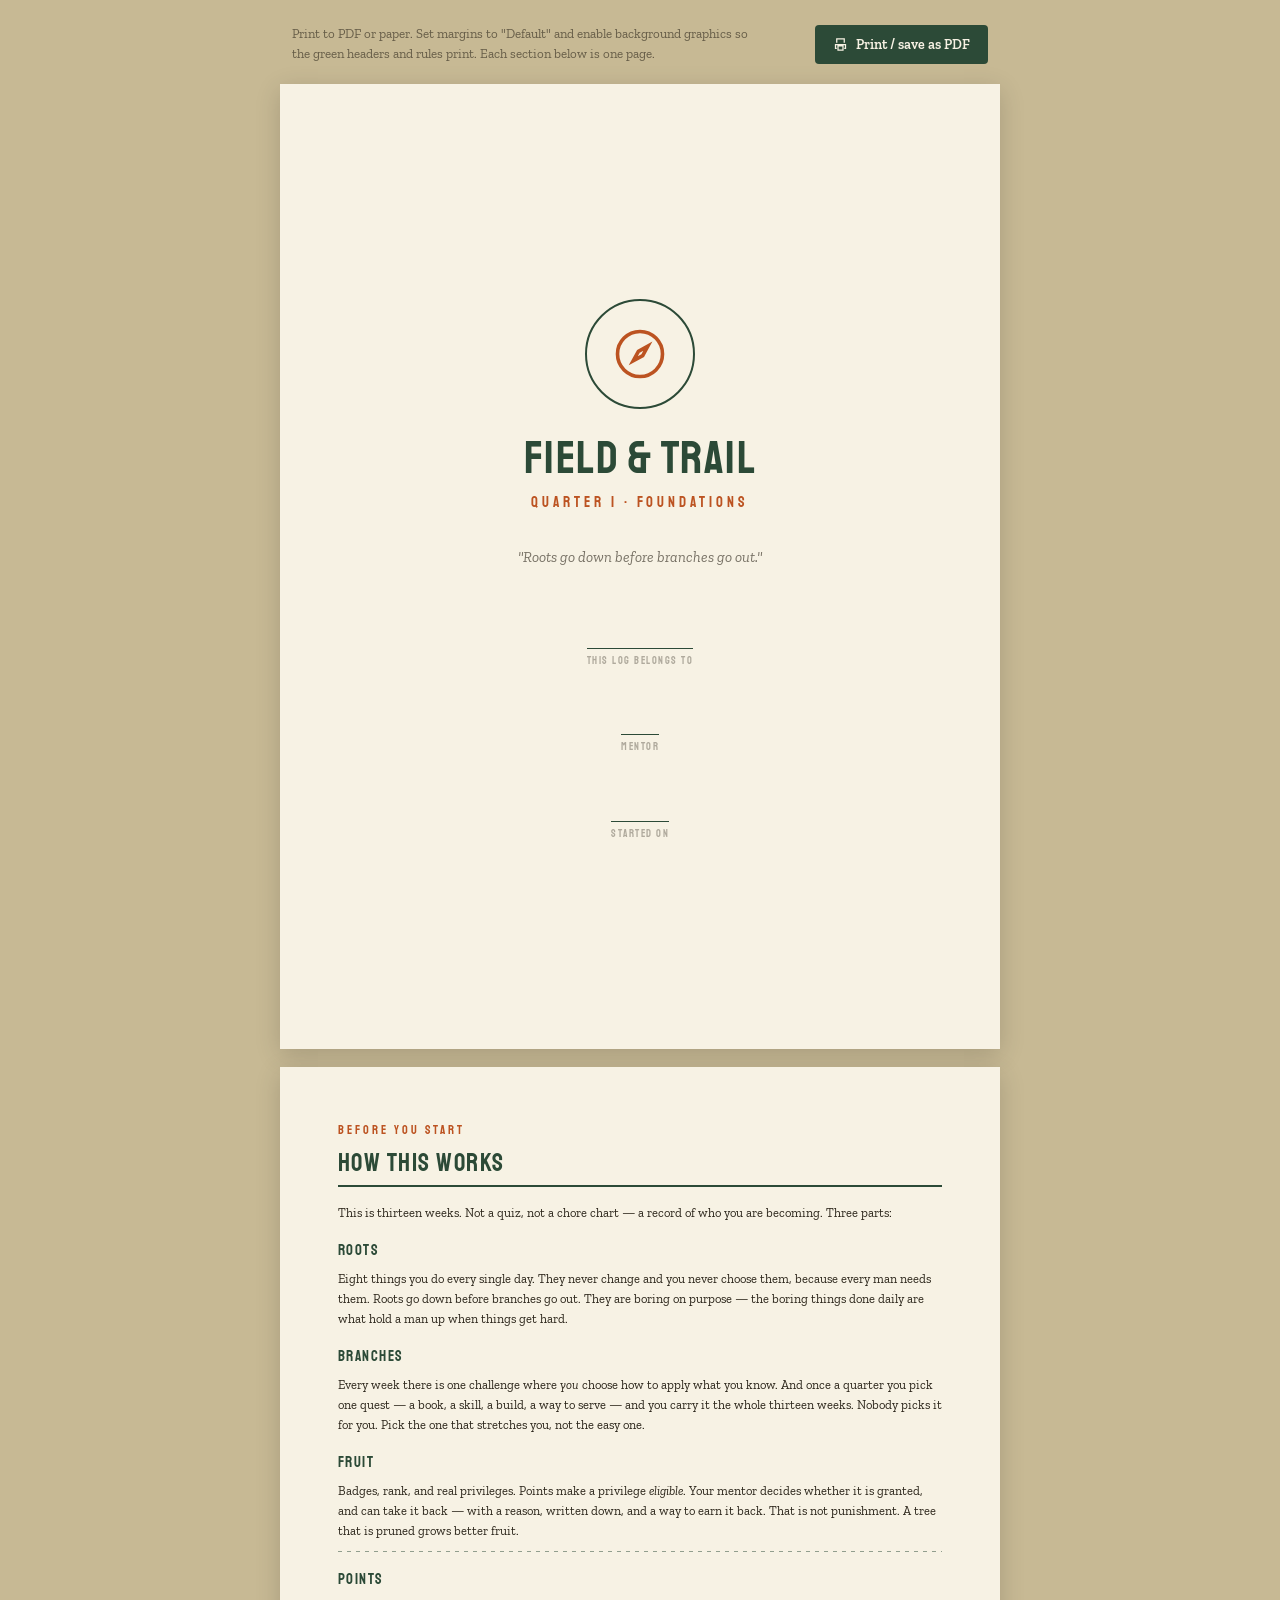
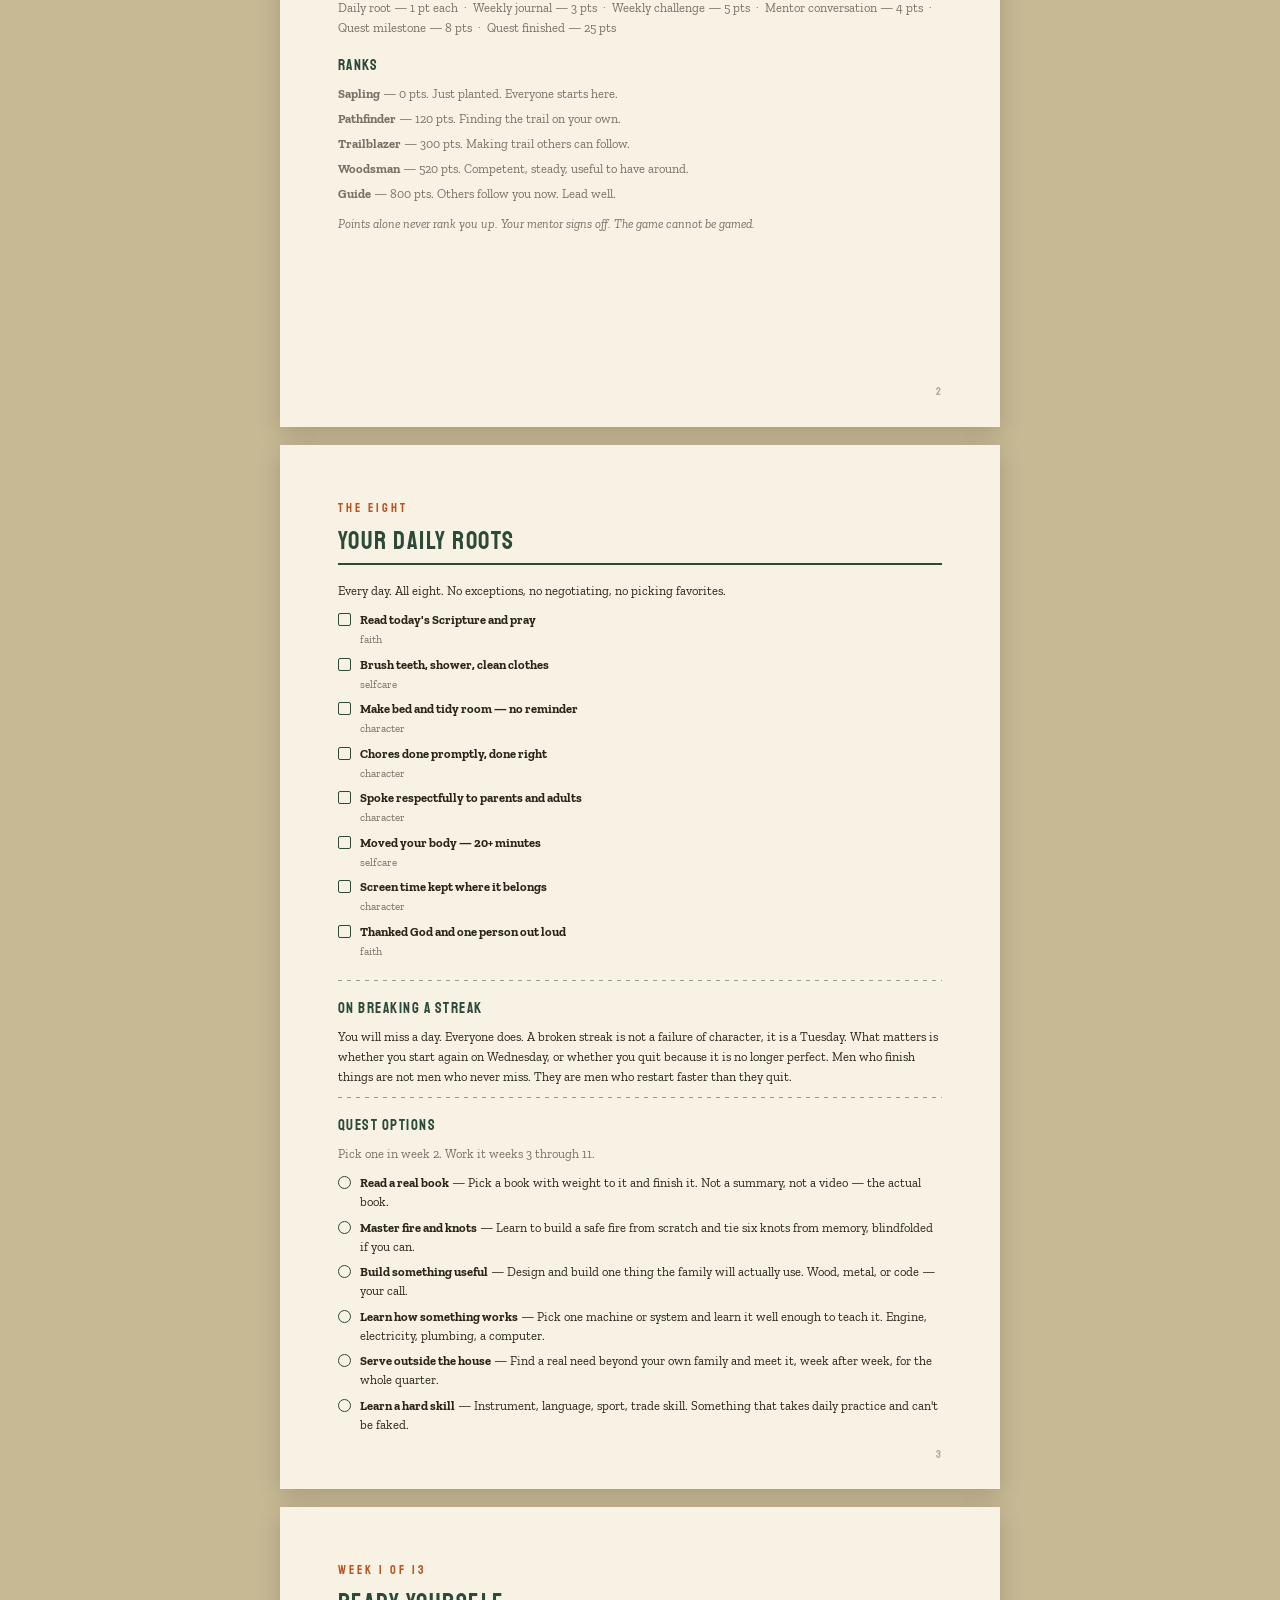
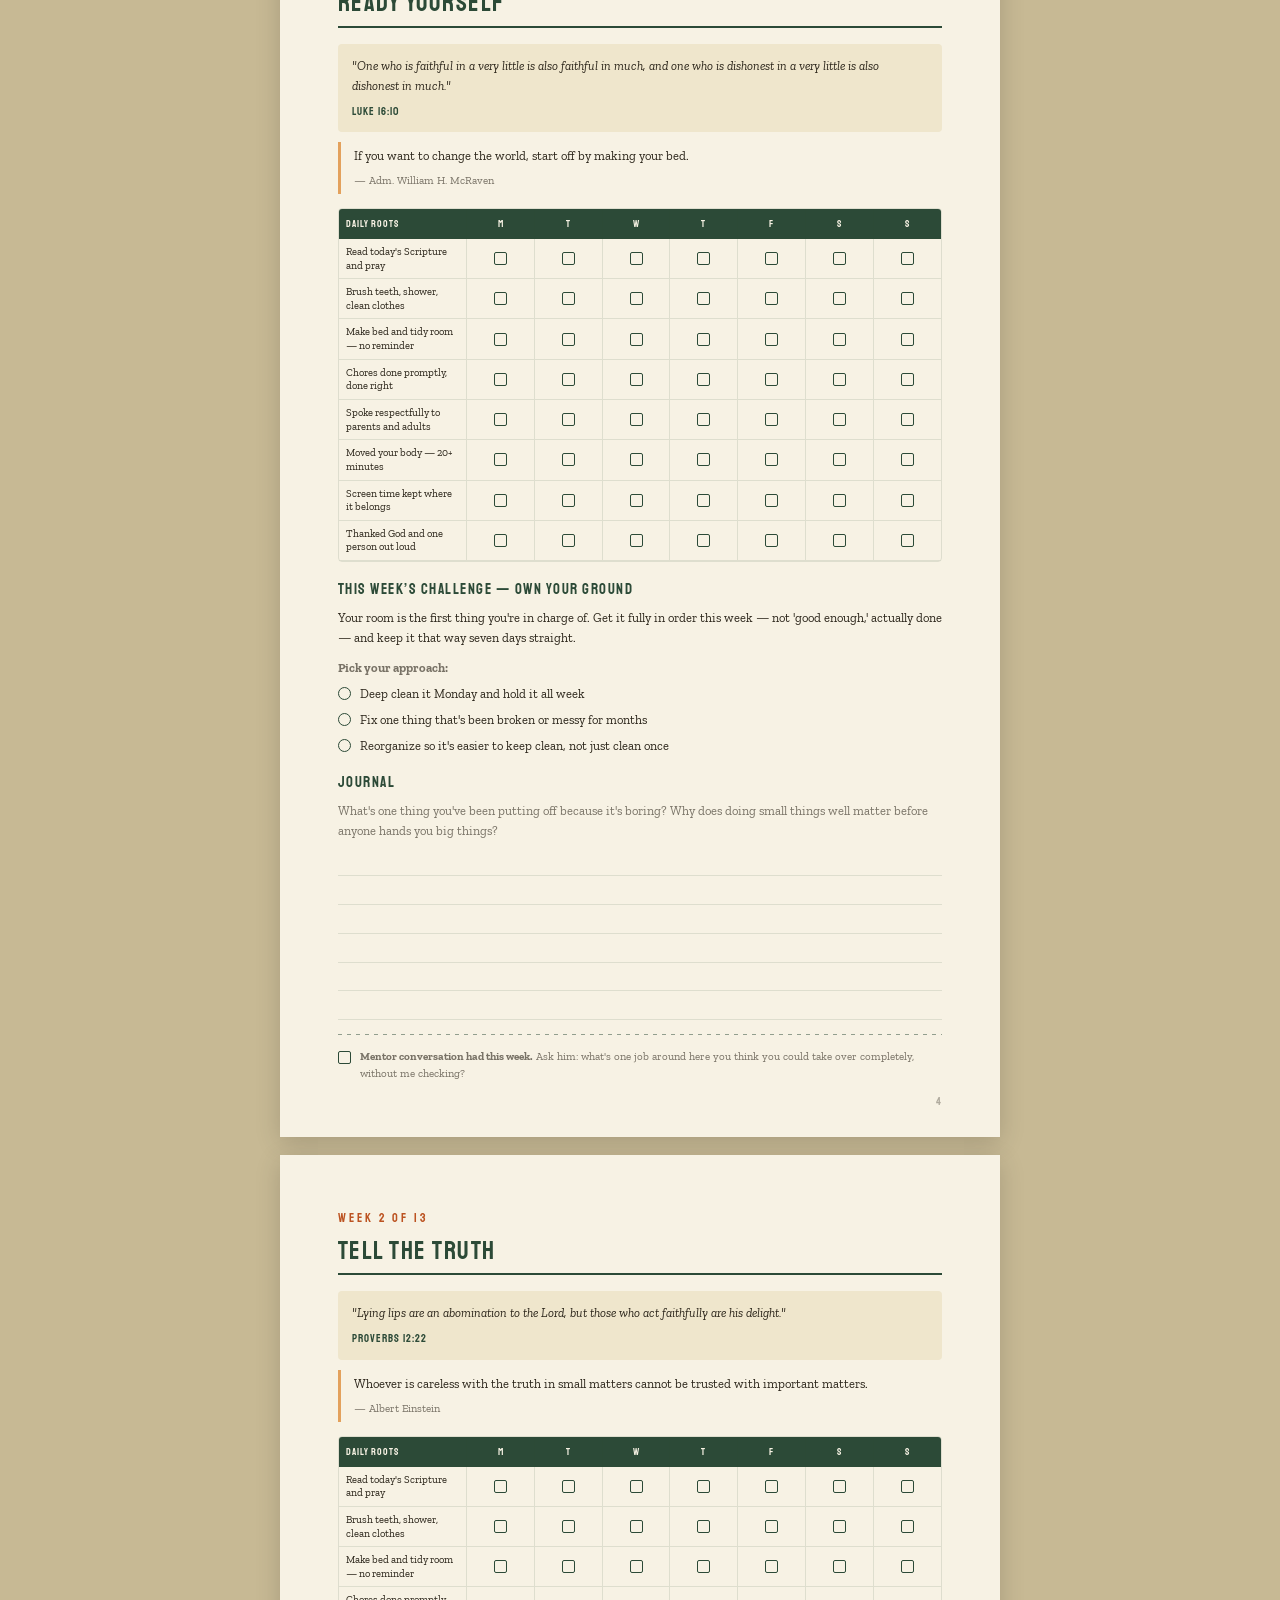
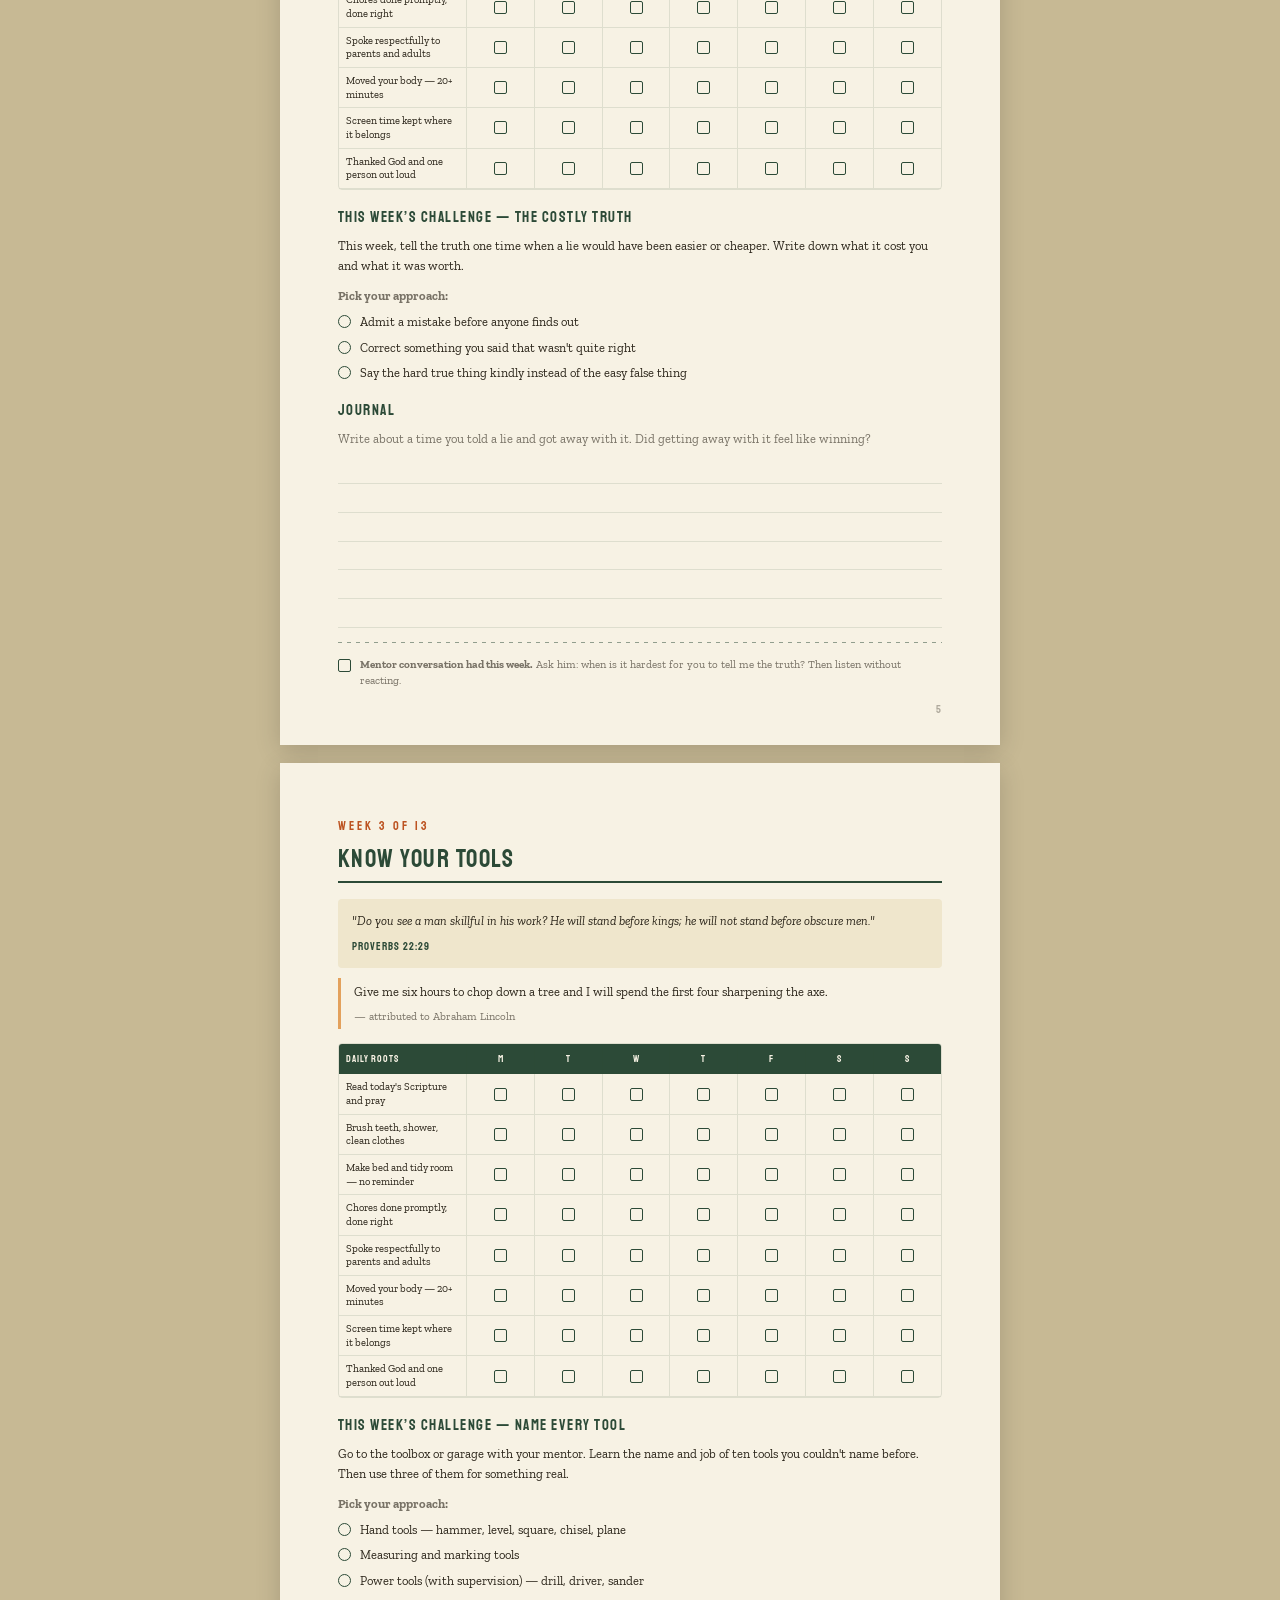
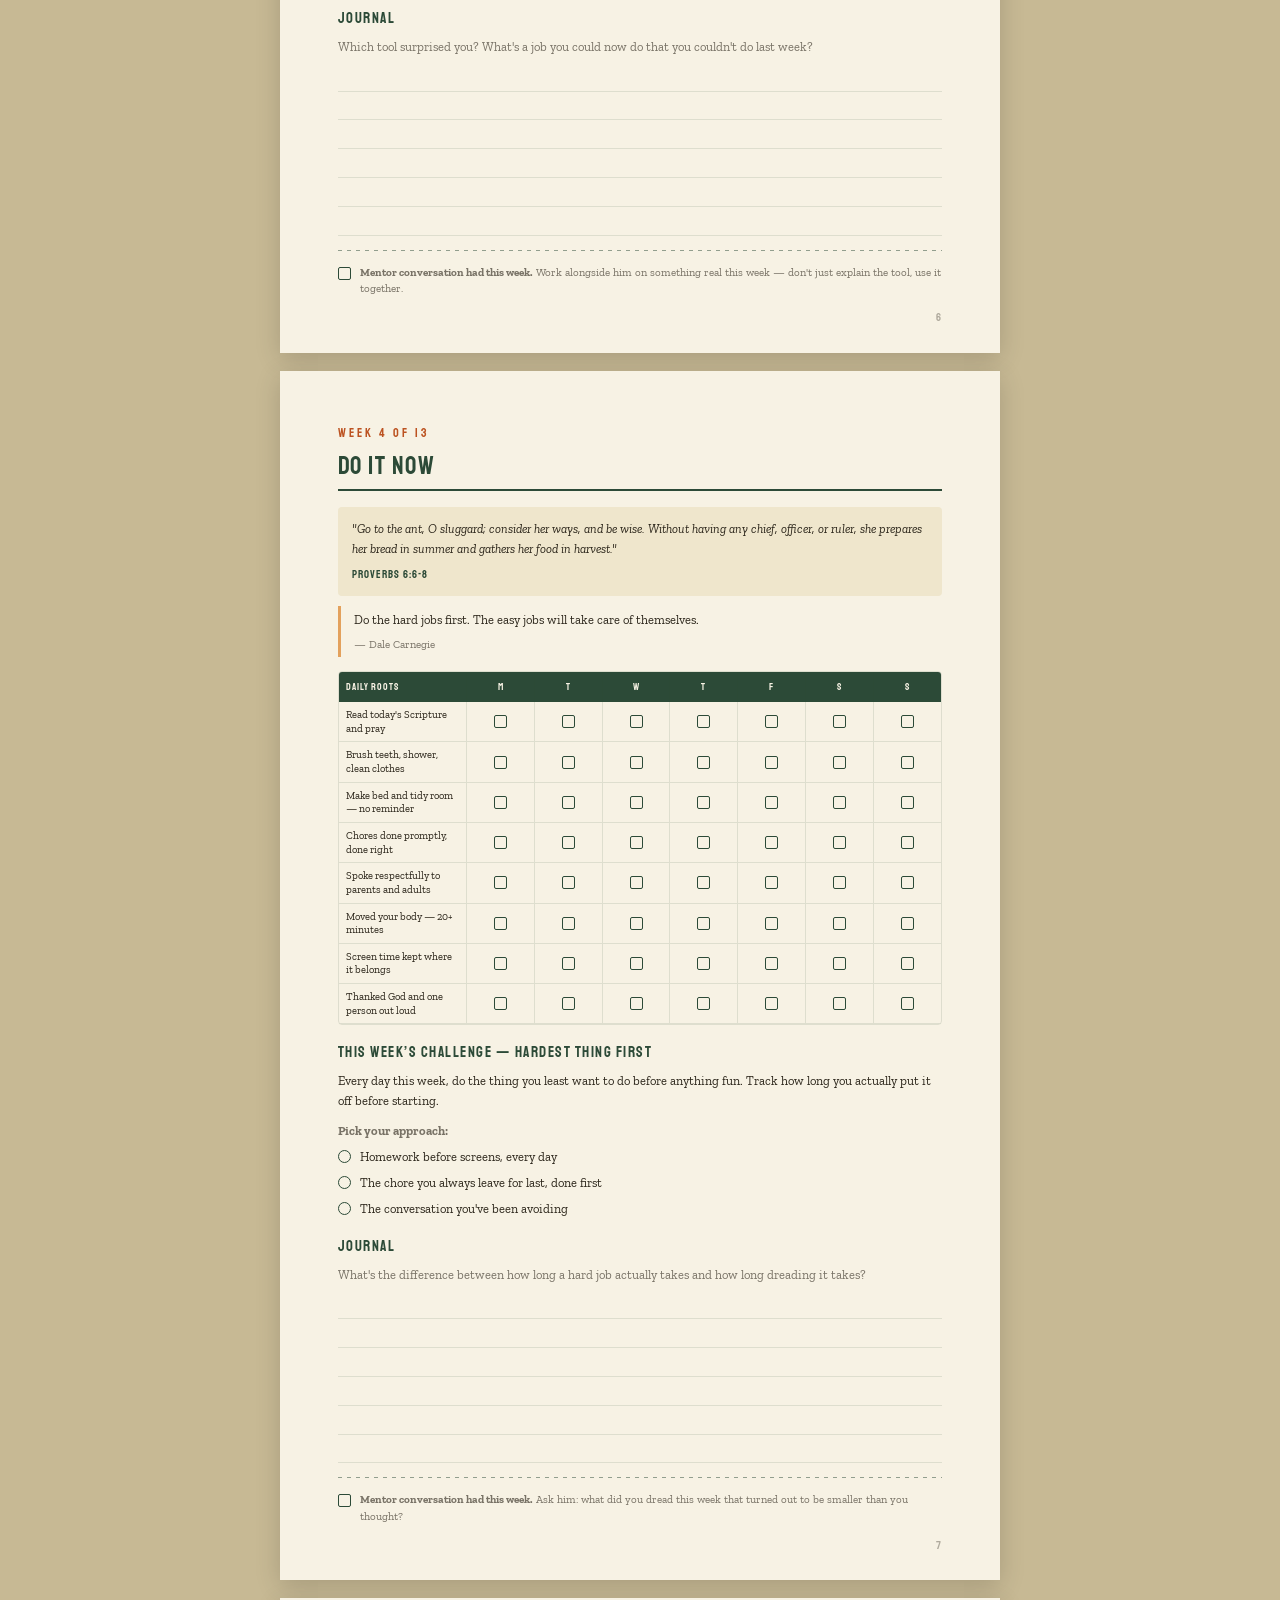
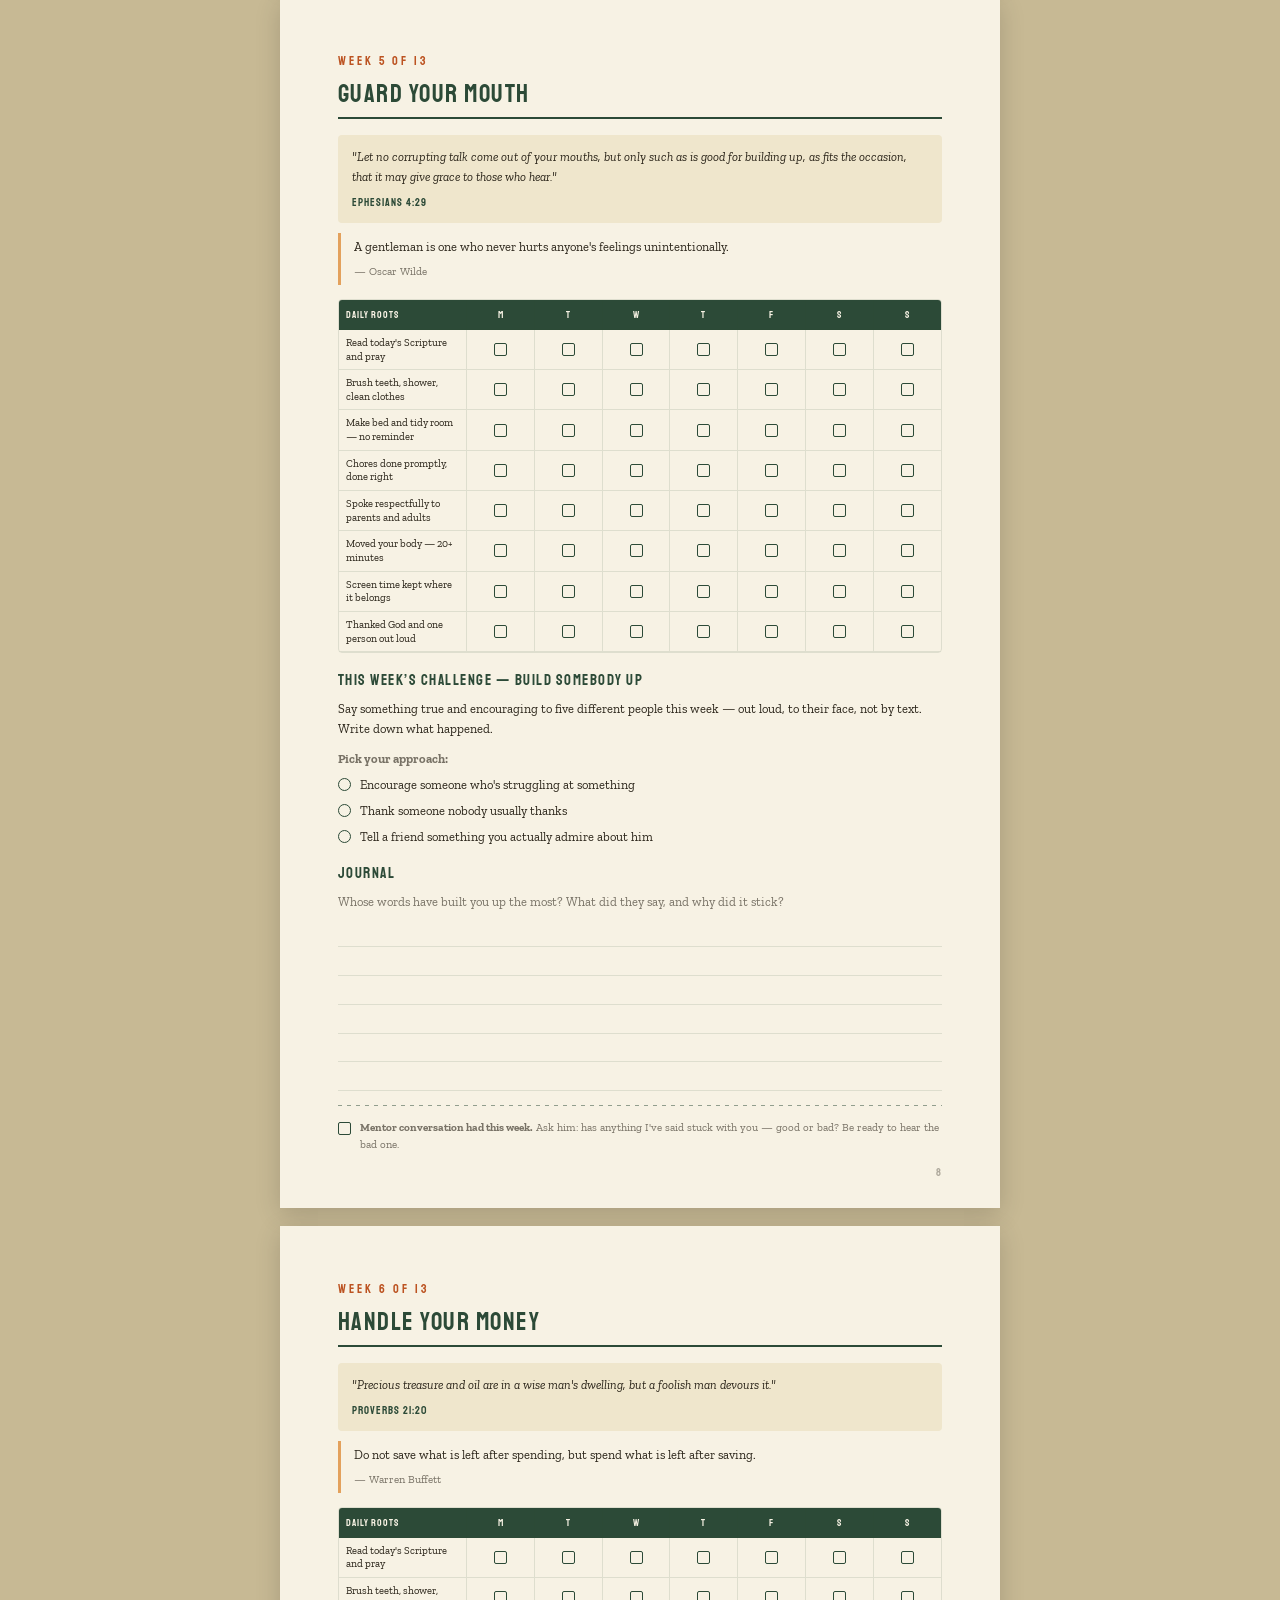
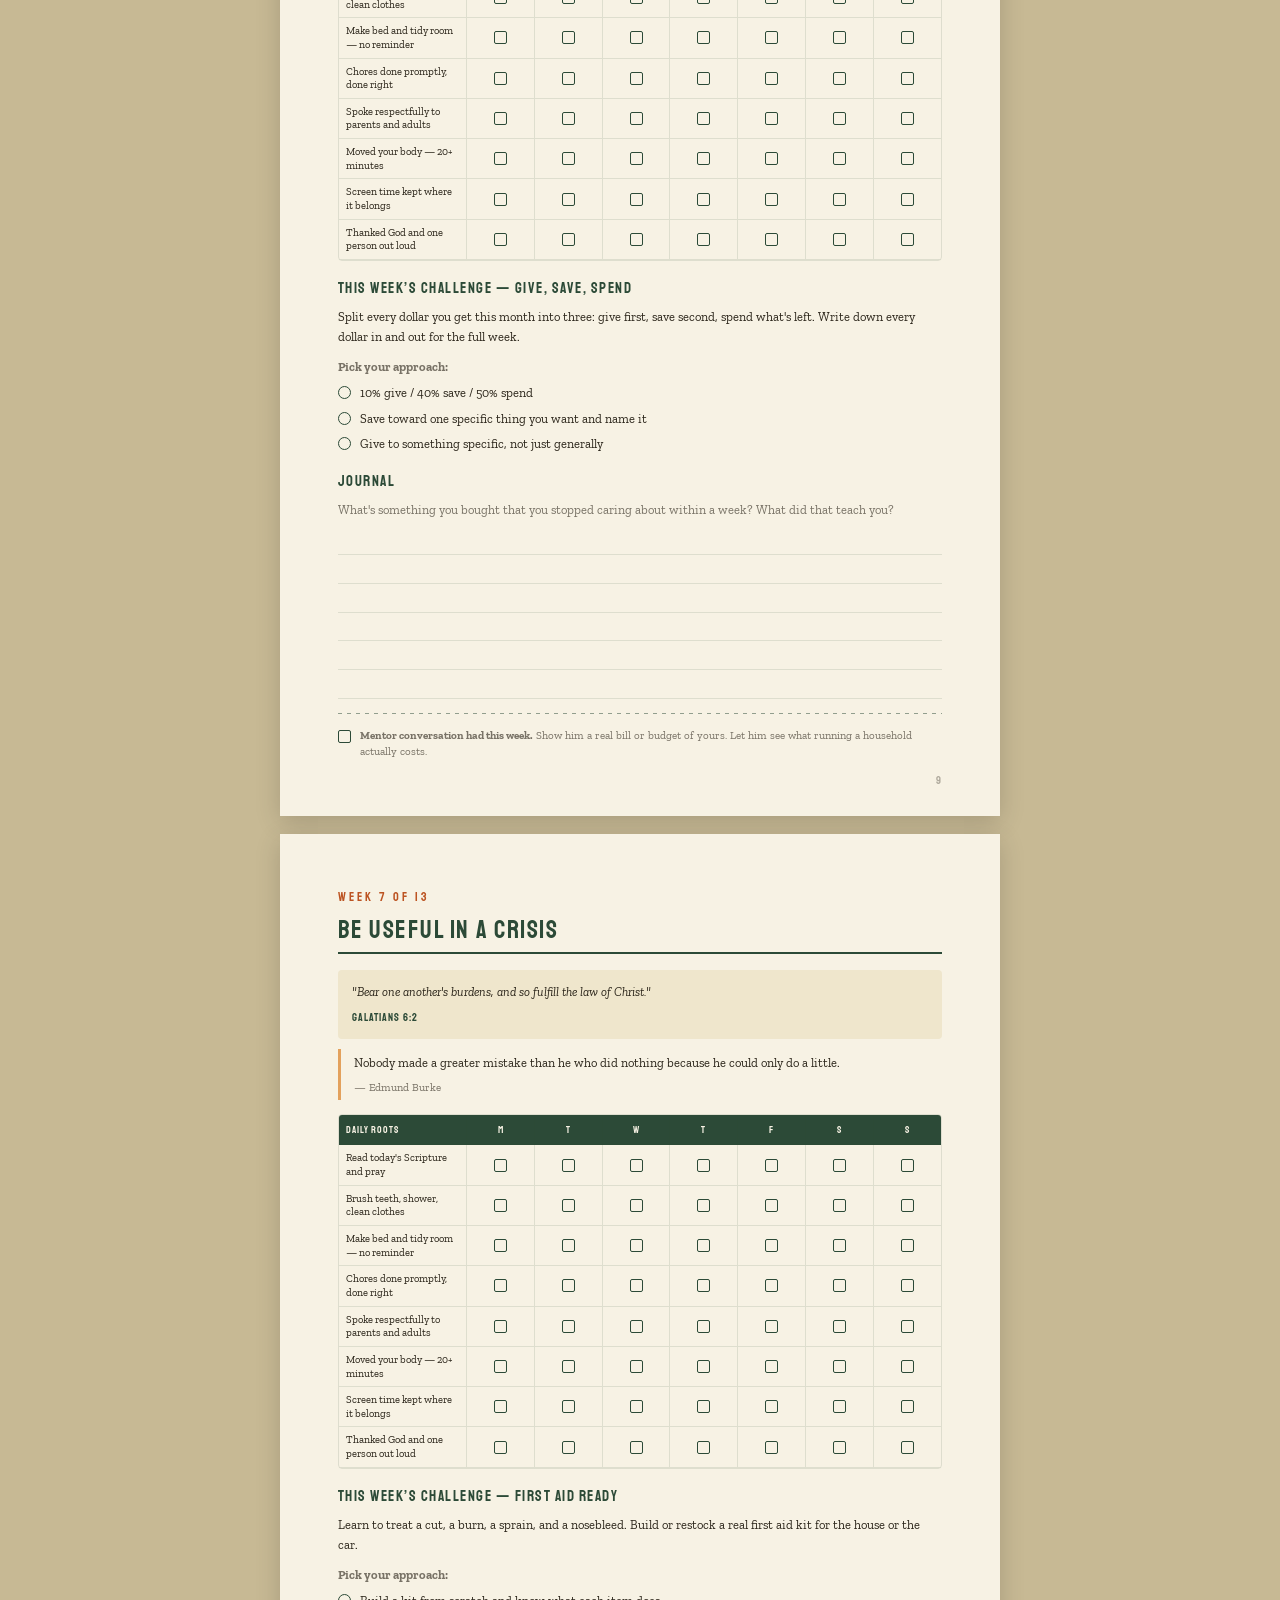
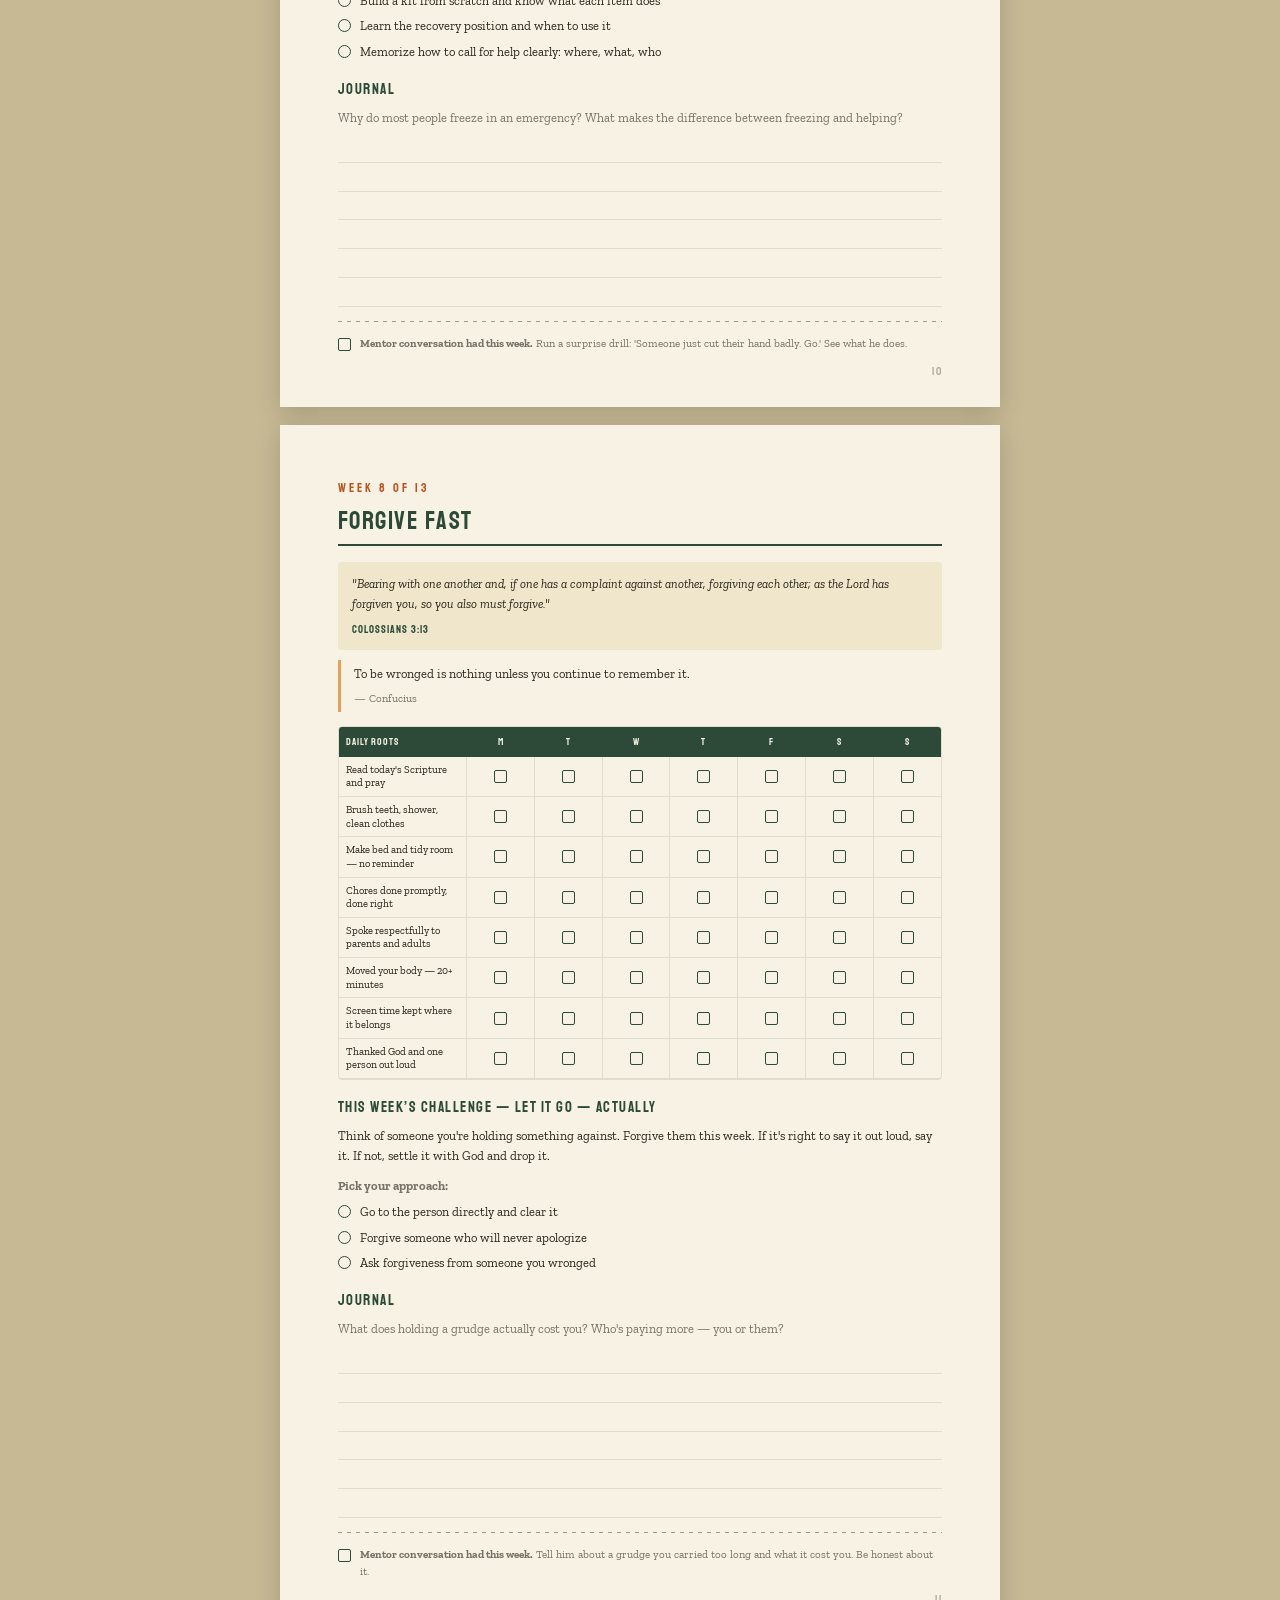
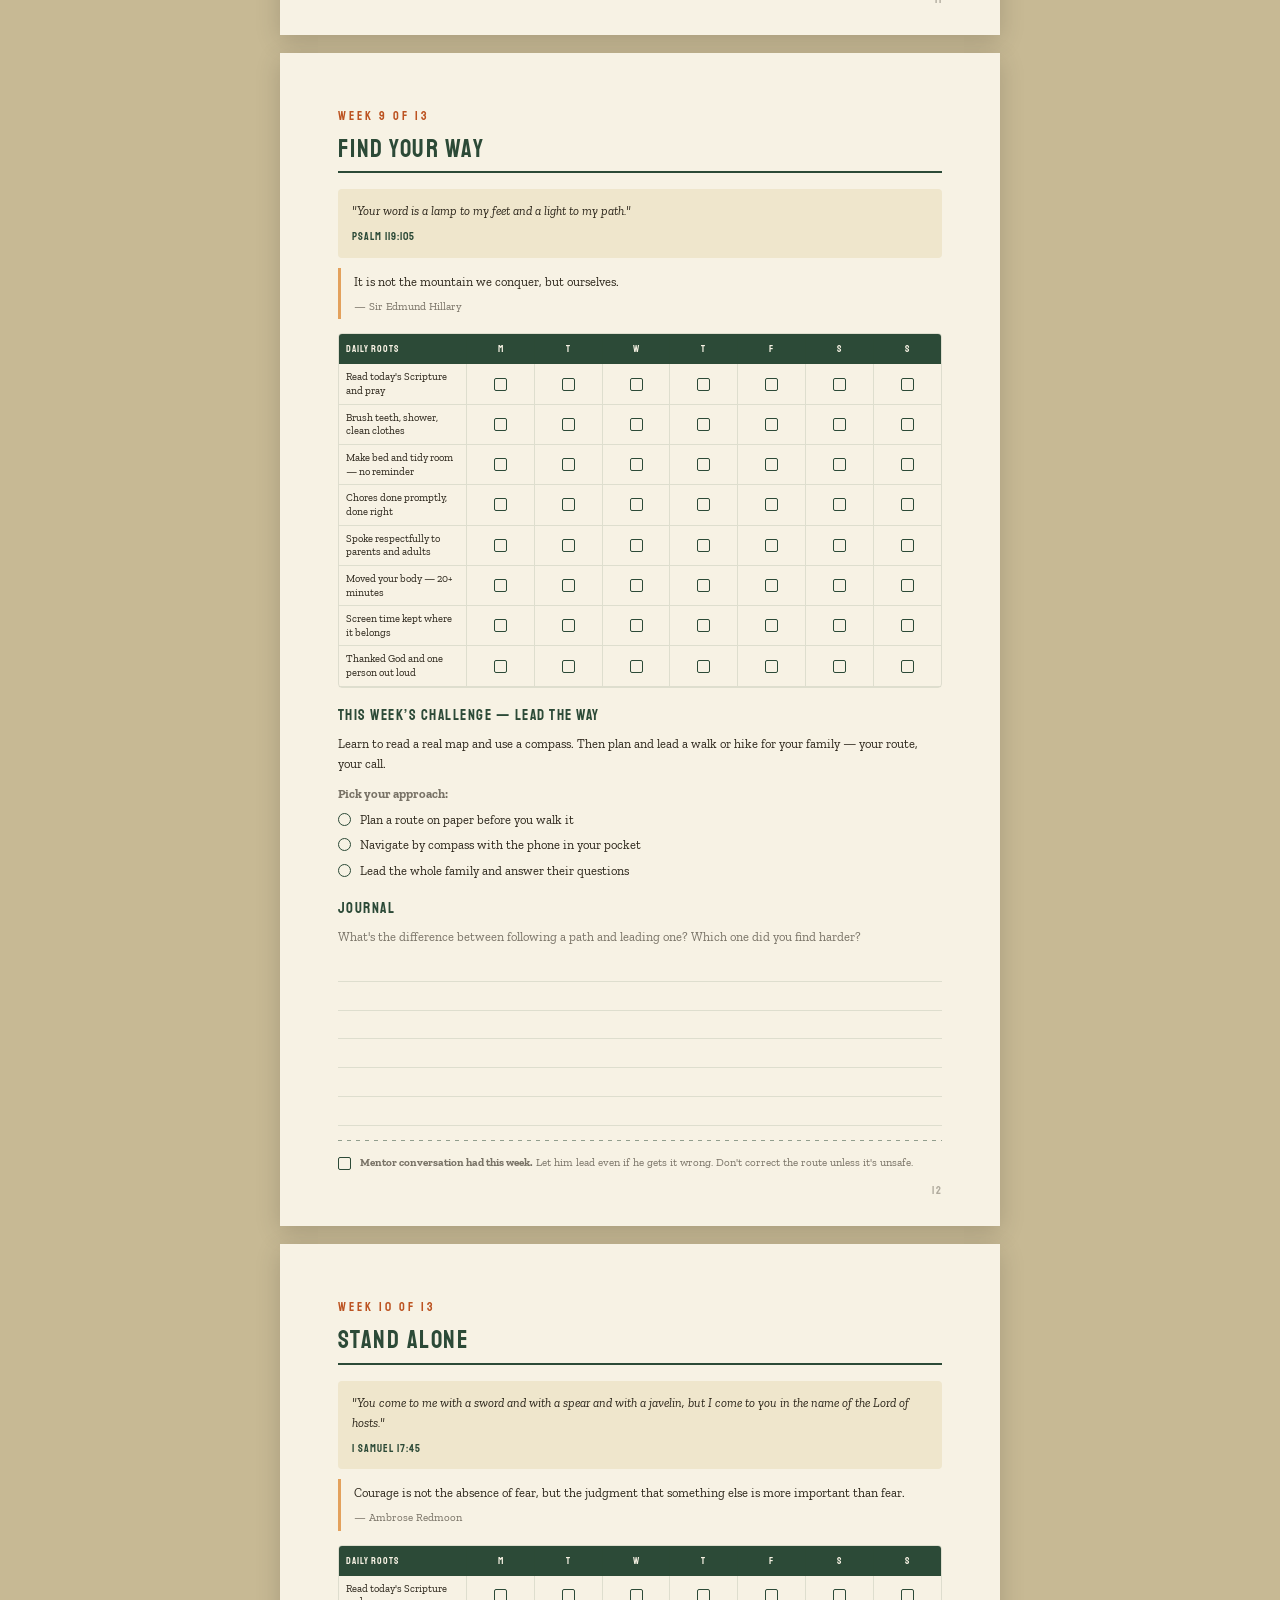
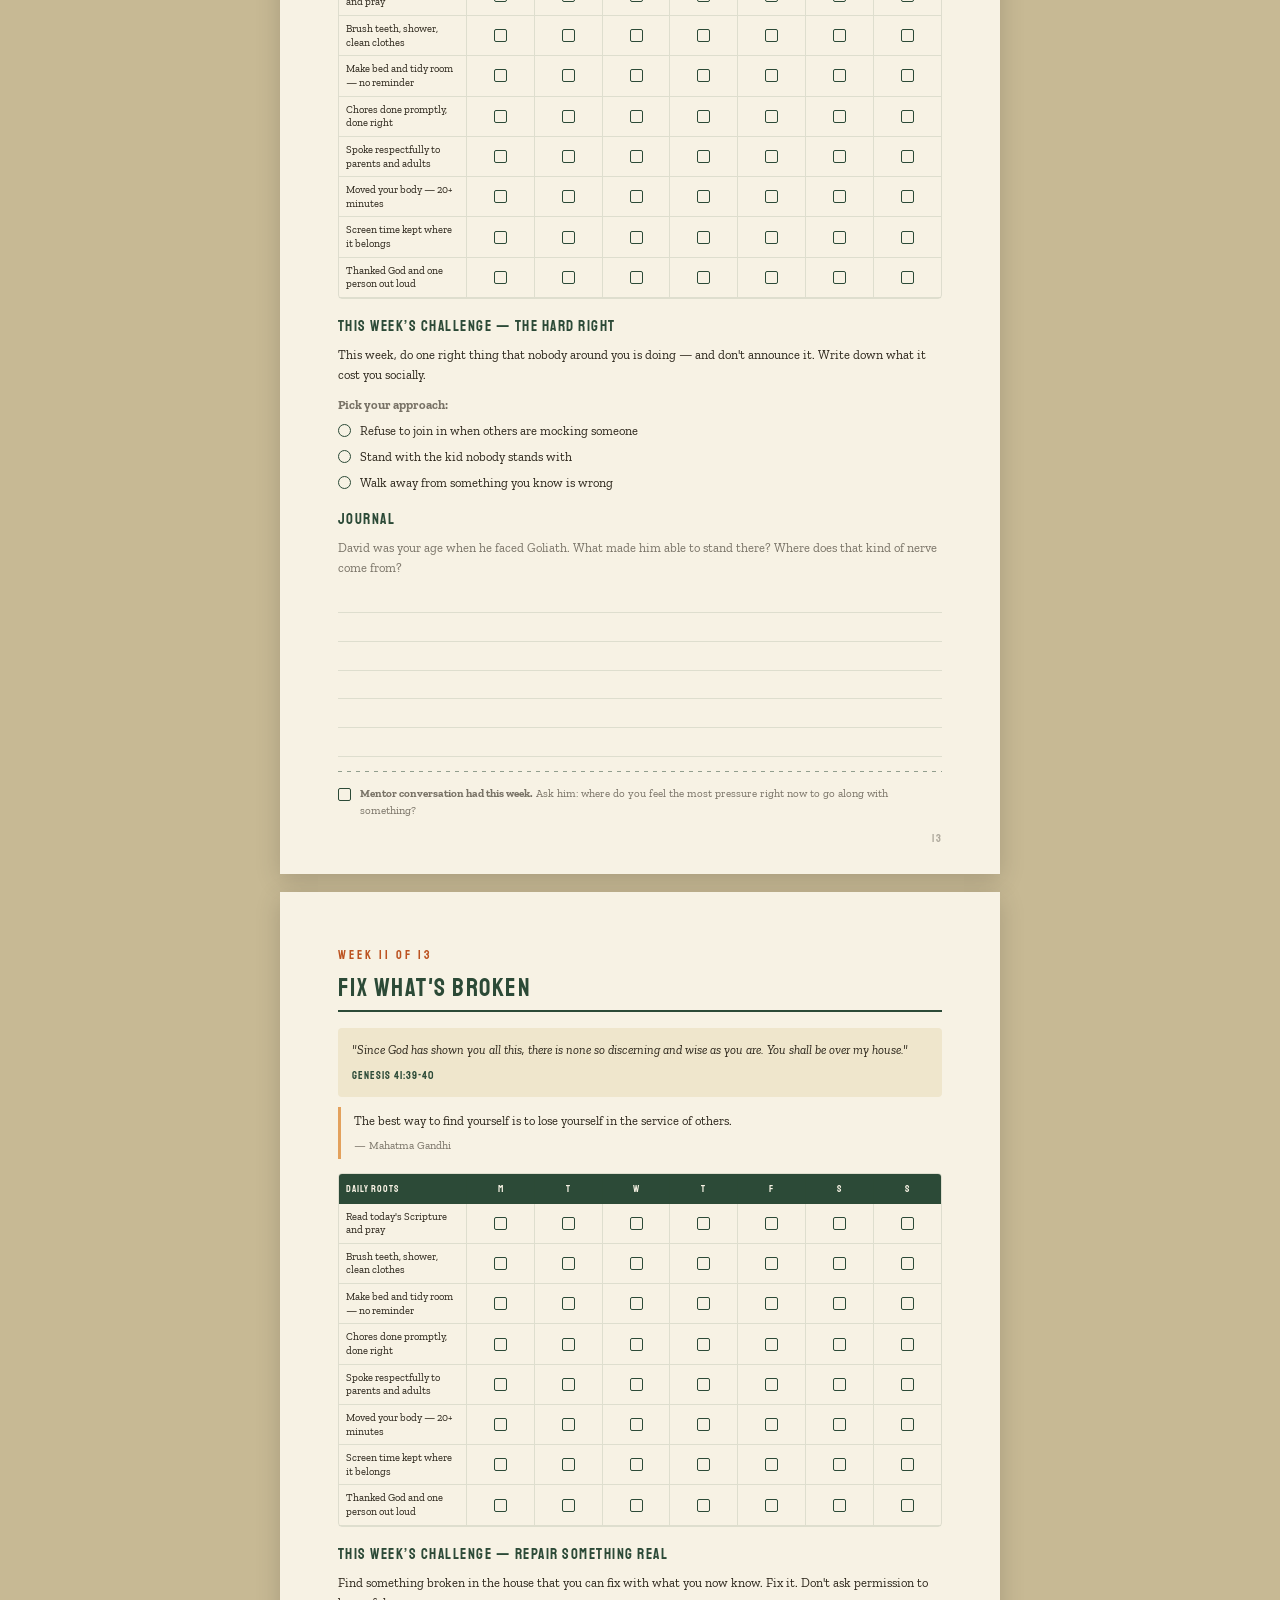
<file: booklet.html>
<!DOCTYPE html>
<html lang="en">
<head>
<meta charset="UTF-8">
<meta name="viewport" content="width=device-width, initial-scale=1">
<title>Field &amp; Trail — Printable Booklet</title>
<link rel="preconnect" href="https://fonts.googleapis.com">
<link rel="preconnect" href="https://fonts.gstatic.com" crossorigin>
<link href="https://fonts.googleapis.com/css2?family=Staatliches&family=Zilla+Slab:wght@400;500;600;700&display=swap" rel="stylesheet">
<link rel="stylesheet" href="theme.css">
<style>
  * { box-sizing: border-box; }
  html, body { margin:0; padding:0; }
  body { background: var(--color-bg); font-family: var(--font-body); color: var(--color-ink); padding: 24px 0 60px; }
  h1,h2,h3,h4 { font-family: var(--font-heading); font-weight: 400; letter-spacing: var(--heading-spacing); text-transform: var(--heading-transform); margin: 0; }

  .toolbar { max-width: 7.5in; margin: 0 auto 20px; display:flex; gap:10px; align-items:center; justify-content:space-between; flex-wrap:wrap; padding: 0 12px; }
  .toolbar p { margin:0; font-size: 13px; color: var(--color-ink-soft); max-width: 460px; line-height:1.55; }
  .pbtn { font-family: var(--font-body); font-size: 14px; font-weight:600; background: var(--color-primary); color: var(--color-on-primary);
    border:none; border-radius: var(--radius); padding: 11px 18px; cursor:pointer; display:inline-flex; align-items:center; gap:8px; }
  .pbtn:hover { filter: brightness(1.12); }
  .pbtn svg { width:15px; height:15px; }

  .sheet {
    width: 7.5in; min-height: 10in; margin: 0 auto 18px; background: var(--color-surface);
    padding: 0.55in 0.6in 0.5in; position: relative; box-shadow: 0 6px 24px rgba(0,0,0,.16);
  }
  .sheet::after {
    content: attr(data-pg); position: absolute; bottom: 0.3in; right: 0.6in;
    font-family: var(--font-heading); font-size: 11px; color: var(--color-ink-faint); letter-spacing: 1.5px;
  }
  .rule { height:2px; background: var(--color-primary); margin: 8px 0 16px; }
  .rule.thin { height:1px; background: var(--color-primary-soft); }
  .dashrule { height:1px; background: repeating-linear-gradient(90deg, var(--color-primary) 0 4px, transparent 4px 9px); opacity:.5; margin: 6px 0 14px; }

  .kicker { font-family: var(--font-heading); font-size: 11px; letter-spacing: 3px; color: var(--color-accent); text-transform: uppercase; margin: 0 0 6px; }
  .sheet h2 { font-size: 25px; color: var(--color-primary); line-height:1.1; }
  .sheet h3 { font-size: 15px; color: var(--color-primary); margin: 18px 0 9px; }
  .sheet p { font-size: 12.5px; line-height: 1.6; margin: 0 0 10px; }
  .small { font-size: 11px; color: var(--color-ink-soft); line-height:1.5; }

  .verse { background: var(--color-surface-alt); padding: 12px 14px; font-style: italic; font-size: 12.5px; line-height:1.6; border-radius: var(--radius); margin: 0 0 10px; }
  .verse cite { display:block; margin-top:7px; font-style: normal; font-family: var(--font-heading); font-size: 11px; letter-spacing:1px; color: var(--color-primary); }
  .quote { border-left: 3px solid var(--color-accent-light); padding: 4px 0 4px 13px; font-size: 12.5px; line-height:1.6; margin: 0 0 14px; }
  .quote cite { display:block; margin-top:6px; font-style:normal; font-size: 11px; color: var(--color-ink-soft); }

  .chk { display:flex; align-items:flex-start; gap:9px; font-size: 12.5px; margin-bottom: 7px; line-height:1.5; }
  .box { width:13px; height:13px; border:1.6px solid var(--color-primary); border-radius:2px; flex-shrink:0; margin-top:2px; }
  .box.circle { border-radius:50%; }

  .grid7 { display:grid; grid-template-columns: 1.9fr repeat(7, 1fr); gap:0; border:1px solid var(--color-primary-soft); border-radius: var(--radius); overflow:hidden; }
  .grid7 > div { padding: 6px 7px; border-right:1px solid var(--color-primary-soft); border-bottom:1px solid var(--color-primary-soft); font-size: 10.5px; line-height:1.3; min-height: 30px; display:flex; align-items:center; }
  .grid7 > div:nth-child(8n) { border-right:none; }
  .grid7 .hd { background: var(--color-primary); color: var(--color-on-primary); font-family: var(--font-heading); font-size: 10px; letter-spacing:1px; justify-content:center; }
  .grid7 .hd.l { justify-content:flex-start; }
  .grid7 .cell { justify-content:center; }
  .grid7 .cell::before { content:""; width:11px; height:11px; border:1.4px solid var(--color-primary); border-radius:2px; }

  .lines { margin: 4px 0 0; }
  .lines div { border-bottom: 1px solid var(--color-primary-soft); height: 0.3in; }
  .lines.tall div { height: 0.34in; }

  .badgerow { display:grid; grid-template-columns: repeat(6, 1fr); gap: 10px; margin-top: 8px; }
  .bslot { text-align:center; }
  .bcirc { width: 52px; height: 52px; margin: 0 auto 5px; border-radius:50%; border: 1.8px dashed var(--color-primary); }
  .bslot span { font-family: var(--font-heading); font-size: 9.5px; letter-spacing:.5px; color: var(--color-ink-soft); line-height:1.2; display:block; }

  .privtable { width:100%; border-collapse: collapse; font-size: 11px; }
  .privtable th { background: var(--color-primary); color: var(--color-on-primary); font-family: var(--font-heading); font-size: 10px; letter-spacing:1px; text-transform:uppercase; padding: 7px 8px; text-align:left; font-weight:400; }
  .privtable td { border-bottom: 1px solid var(--color-primary-soft); padding: 9px 8px; vertical-align: top; line-height:1.45; }
  .privtable td.sig { width: 0.9in; }

  .cover { display:flex; flex-direction:column; justify-content:center; min-height: 9in; text-align:center; }
  .cover .mark { width: 110px; height: 110px; margin: 0 auto 26px; border: 2px solid var(--color-primary); border-radius:50%; display:flex; align-items:center; justify-content:center; position:relative; }
  .cover .mark svg { width: 54px; height: 54px; color: var(--color-accent); }
  .cover h1 { font-size: 46px; color: var(--color-primary); line-height:1; margin-bottom: 10px; }
  .cover .sub { font-family: var(--font-heading); font-size: 15px; letter-spacing: 4px; color: var(--color-accent); text-transform:uppercase; margin-bottom: 30px; }
  .cover .tag { font-size: 15px; font-style: italic; color: var(--color-ink-soft); margin-bottom: 40px; }
  .nameline { max-width: 3.6in; margin: 0 auto; }
  .nameline div { border-bottom: 1px solid var(--color-primary); height: 0.42in; }
  .nameline span { font-family: var(--font-heading); font-size: 10.5px; letter-spacing:1.5px; color: var(--color-ink-faint); display:block; margin-top: 5px; }

  @media print {
    body { background: #fff; padding: 0; }
    .toolbar { display: none; }
    .sheet { box-shadow: none; margin: 0; width: 100%; min-height: auto; page-break-after: always; padding: 0.45in 0.5in; }
    .sheet:last-child { page-break-after: auto; }
    @page { size: letter portrait; margin: 0.35in; }
  }
</style>
</head>
<body>

<div class="toolbar">
  <p>Print to PDF or paper. Set margins to "Default" and enable background graphics so the green headers and rules print. Each section below is one page.</p>
  <button class="pbtn" onclick="window.print()">
    <svg viewBox="0 0 24 24" fill="none" stroke="currentColor" stroke-width="2"><path d="M6 9V3h12v6M6 18H4v-6h16v6h-2M8 14h8v7H8z"/></svg>
    Print / save as PDF
  </button>
</div>

<div id="book"></div>

<script src="content_q1_tier1.js"></script>
<script>
const DAYS = ['M','T','W','T','F','S','S'];
const esc = s => String(s).replace(/&/g,'&amp;').replace(/</g,'&lt;');
let pg = 0;
const sheet = (inner, cls) => { pg++; return '<div class="sheet ' + (cls||'') + '" data-pg="' + pg + '">' + inner + '</div>'; };

let out = '';

/* ---- COVER ---- */
pg++;
out += '<div class="sheet" data-pg="">' +
  '<div class="cover">' +
    '<div class="mark"><svg viewBox="0 0 24 24" fill="none" stroke="currentColor" stroke-width="1.6"><circle cx="12" cy="12" r="10"/><path d="M15.5 8.5l-4.2 2.3-2.3 4.2 4.2-2.3z"/></svg></div>' +
    '<h1>Field &amp; Trail</h1>' +
    '<p class="sub">Quarter ' + PLAN.meta.quarter + ' &middot; ' + PLAN.meta.quarterName + '</p>' +
    '<p class="tag">"' + PLAN.meta.tagline + '"</p>' +
    '<div class="nameline"><div></div><span>This log belongs to</span></div>' +
    '<div class="nameline" style="margin-top:28px"><div></div><span>Mentor</span></div>' +
    '<div class="nameline" style="margin-top:28px"><div></div><span>Started on</span></div>' +
  '</div></div>';

/* ---- HOW THIS WORKS ---- */
out += sheet(
  '<p class="kicker">Before you start</p><h2>How this works</h2><div class="rule"></div>' +
  '<p>This is thirteen weeks. Not a quiz, not a chore chart — a record of who you are becoming. Three parts:</p>' +
  '<h3>Roots</h3>' +
  '<p>Eight things you do every single day. They never change and you never choose them, because every man needs them. Roots go down before branches go out. They are boring on purpose — the boring things done daily are what hold a man up when things get hard.</p>' +
  '<h3>Branches</h3>' +
  '<p>Every week there is one challenge where <em>you</em> choose how to apply what you know. And once a quarter you pick one quest — a book, a skill, a build, a way to serve — and you carry it the whole thirteen weeks. Nobody picks it for you. Pick the one that stretches you, not the easy one.</p>' +
  '<h3>Fruit</h3>' +
  '<p>Badges, rank, and real privileges. Points make a privilege <em>eligible</em>. Your mentor decides whether it is granted, and can take it back — with a reason, written down, and a way to earn it back. That is not punishment. A tree that is pruned grows better fruit.</p>' +
  '<div class="dashrule"></div>' +
  '<h3>Points</h3>' +
  '<p class="small">Daily root — ' + PLAN.points.dailyRoot + ' pt each &nbsp;·&nbsp; Weekly journal — ' + PLAN.points.weeklyReflection + ' pts &nbsp;·&nbsp; Weekly challenge — ' + PLAN.points.weeklyApplication + ' pts &nbsp;·&nbsp; Mentor conversation — ' + PLAN.points.mentorConversation + ' pts &nbsp;·&nbsp; Quest milestone — ' + PLAN.points.questMilestone + ' pts &nbsp;·&nbsp; Quest finished — ' + PLAN.points.questComplete + ' pts</p>' +
  '<h3>Ranks</h3>' +
  PLAN.ranks.map(r => '<p class="small" style="margin-bottom:5px"><strong>' + r.name + '</strong> — ' + r.minPoints + ' pts. ' + r.note + '</p>').join('') +
  '<p class="small" style="margin-top:10px"><em>Points alone never rank you up. Your mentor signs off. The game cannot be gamed.</em></p>'
);

/* ---- ROOTS REFERENCE ---- */
out += sheet(
  '<p class="kicker">The eight</p><h2>Your daily roots</h2><div class="rule"></div>' +
  '<p>Every day. All eight. No exceptions, no negotiating, no picking favorites.</p>' +
  PLAN.dailyRoots.map(r => '<div class="chk"><span class="box"></span><span><strong>' + r.text + '</strong><br><span class="small">' + r.area + '</span></span></div>').join('') +
  '<div class="dashrule" style="margin-top:20px"></div>' +
  '<h3>On breaking a streak</h3>' +
  '<p>You will miss a day. Everyone does. A broken streak is not a failure of character, it is a Tuesday. What matters is whether you start again on Wednesday, or whether you quit because it is no longer perfect. Men who finish things are not men who never miss. They are men who restart faster than they quit.</p>' +
  '<div class="dashrule"></div>' +
  '<h3>Quest options</h3>' +
  '<p class="small">Pick one in week 2. Work it weeks 3 through 11.</p>' +
  PLAN.quests.map(q => '<div class="chk"><span class="box circle"></span><span><strong>' + q.name + '</strong> — ' + q.blurb + '</span></div>').join('')
);

/* ---- WEEKLY PAGES ---- */
PLAN.weeks.forEach(w => {
  let g = '<div class="grid7"><div class="hd l">Daily roots</div>' + DAYS.map(d => '<div class="hd">' + d + '</div>').join('');
  PLAN.dailyRoots.forEach(r => {
    g += '<div>' + r.text + '</div>' + DAYS.map(() => '<div class="cell"></div>').join('');
  });
  g += '</div>';

  out += sheet(
    '<p class="kicker">Week ' + w.n + ' of 13</p><h2>' + w.theme + '</h2><div class="rule"></div>' +
    '<div class="verse">"' + w.verse.text + '"<cite>' + w.verse.ref + '</cite></div>' +
    '<div class="quote">' + w.quote.text + '<cite>— ' + w.quote.by + '</cite></div>' +
    g +
    '<h3>This week&rsquo;s challenge — ' + w.application.title + '</h3>' +
    '<p>' + w.application.text + '</p>' +
    '<p class="small" style="margin-bottom:7px"><strong>Pick your approach:</strong></p>' +
    w.application.options.map(o => '<div class="chk"><span class="box circle"></span><span>' + o + '</span></div>').join('') +
    '<h3>Journal</h3>' +
    '<p class="small" style="margin-bottom:6px">' + w.journal + '</p>' +
    '<div class="lines">' + '<div></div>'.repeat(6) + '</div>' +
    '<div class="dashrule" style="margin-top:14px"></div>' +
    '<div class="chk"><span class="box"></span><span class="small"><strong>Mentor conversation had this week.</strong> ' + esc(w.mentor) + '</span></div>'
  );
});

/* ---- MAN PROFILES ---- */
out += sheet(
  '<p class="kicker">Men worth studying</p><h2>Three young men</h2><div class="rule"></div>' +
  PLAN.profiles.map(p =>
    '<h3>' + p.name + '</h3><p>' + p.blurb + '</p>' +
    '<div class="quote">' + p.takeaway + '<cite>' + p.ref + '</cite></div>').join('') +
  '<div class="dashrule"></div>' +
  '<p class="small">Every one of them was about your age. None of them knew how it would turn out. All three did the right thing in a room where nobody would have known if they had not.</p>'
);

/* ---- BADGE SHELF ---- */
const qb = PLAN.quests.map(q => ({ name: q.badge, req: 'Finish the ' + q.name + ' quest' }));
const allB = PLAN.badges.concat(qb);
out += sheet(
  '<p class="kicker">Fruit</p><h2>Badge shelf</h2><div class="rule"></div>' +
  '<p>Color one in, sign the date, or stick a real patch on it. Earned only — never given.</p>' +
  '<div class="badgerow">' + allB.map(b => '<div class="bslot"><div class="bcirc"></div><span>' + b.name + '</span></div>').join('') + '</div>' +
  '<div class="dashrule" style="margin-top:22px"></div>' +
  '<h3>What each one takes</h3>' +
  allB.map(b => '<p class="small" style="margin-bottom:5px"><strong>' + b.name + '</strong> — ' + b.req + '</p>').join('') +
  '<div class="dashrule" style="margin-top:18px"></div>' +
  '<h3>Points tally</h3>' +
  '<div class="grid7" style="grid-template-columns: repeat(7, 1fr)">' +
    ['Wk 1-2','Wk 3-4','Wk 5-6','Wk 7-8','Wk 9-10','Wk 11-12','Wk 13'].map(l => '<div class="hd">' + l + '</div>').join('') +
    '<div style="min-height:44px"></div>'.repeat(7) +
  '</div>'
);

/* ---- PRIVILEGE LEDGER ---- */
out += sheet(
  '<p class="kicker">Mentor page</p><h2>Privilege ledger</h2><div class="rule"></div>' +
  '<p>Points make a privilege <strong>eligible</strong>. The mentor decides whether it is granted. Every grant and every revoke gets a date and initials — and a revoke gets a reason, written where he can read it.</p>' +
  '<table class="privtable"><thead><tr><th>Privilege</th><th>Risk</th><th>Threshold</th><th class="sig">Granted</th><th class="sig">Revoked</th></tr></thead><tbody>' +
  PLAN.privileges.map(p =>
    '<tr><td><strong>' + p.name + '</strong><br><span class="small">Earn it back: ' + p.restore + '</span></td>' +
    '<td>' + p.risk + '</td><td>' + p.reqPoints + ' pts<br><span class="small">' + p.reqRank + '</span></td>' +
    '<td class="sig"></td><td class="sig"></td></tr>').join('') +
  '</tbody></table>' +
  '<h3>Revocation log</h3>' +
  '<p class="small" style="margin-bottom:6px">Date · privilege · reason. Never revoke silently — name it plainly so it stays a growth conversation instead of a punishment.</p>' +
  '<div class="lines">' + '<div></div>'.repeat(7) + '</div>'
);

/* ---- QUARTER REVIEW / CO-SIGN ---- */
out += sheet(
  '<p class="kicker">Week 13</p><h2>Quarter review</h2><div class="rule"></div>' +
  '<div class="verse">"' + PLAN.weeks[12].verse.text + '"<cite>' + PLAN.weeks[12].verse.ref + '</cite></div>' +
  '<h3>Go back through all thirteen weeks</h3>' +
  '<div class="chk"><span class="box"></span><span>The week that changed me most was ______ , because...</span></div>' +
  '<div class="lines">' + '<div></div>'.repeat(3) + '</div>' +
  '<div class="chk" style="margin-top:12px"><span class="box"></span><span>The root habit that is now automatic:</span></div>' +
  '<div class="lines">' + '<div></div>'.repeat(2) + '</div>' +
  '<div class="chk" style="margin-top:12px"><span class="box"></span><span>The one I am still fighting:</span></div>' +
  '<div class="lines">' + '<div></div>'.repeat(2) + '</div>' +
  '<div class="dashrule" style="margin-top:16px"></div>' +
  '<h3>Mentor co-sign</h3>' +
  '<p class="small">Sign only when all thirteen weeks are genuinely done. Write one <em>specific</em> thing you have seen grow in him. "You did great" means nothing and he knows it.</p>' +
  '<div class="lines tall">' + '<div></div>'.repeat(4) + '</div>' +
  '<div style="display:flex; gap:24px; margin-top:22px">' +
    '<div style="flex:1"><div style="border-bottom:1px solid var(--color-primary); height:.4in"></div><span class="small">Mentor signature</span></div>' +
    '<div style="width:1.5in"><div style="border-bottom:1px solid var(--color-primary); height:.4in"></div><span class="small">Date</span></div>' +
  '</div>' +
  '<div style="display:flex; gap:24px; margin-top:18px">' +
    '<div style="flex:1"><div style="border-bottom:1px solid var(--color-primary); height:.4in"></div><span class="small">Rank earned</span></div>' +
    '<div style="width:1.5in"><div style="border-bottom:1px solid var(--color-primary); height:.4in"></div><span class="small">Total points</span></div>' +
  '</div>'
);

/* ---- LETTER TO FUTURE SELF ---- */
out += sheet(
  '<p class="kicker">Seal this page</p><h2>Letter to yourself</h2><div class="rule"></div>' +
  '<p>Write to the man you will be thirteen weeks from now. What do you want to be true about you by then? What are you afraid will still be true? Be honest — nobody reads this but you, and you will not read it again until the quarter is done.</p>' +
  '<div class="lines tall">' + '<div></div>'.repeat(17) + '</div>' +
  '<p class="small" style="margin-top:14px">Fold this page over and tape it shut. Open it in week 13.</p>'
);

document.getElementById('book').innerHTML = out;
</script>
</body>
</html>
</file>
<file: theme.css>
/* ============================================================
   YOUNG MAN GROWTH PLAN — THEME TOKENS
   ------------------------------------------------------------
   TO SWAP THEMES: comment out the active :root block below and
   uncomment one of the alternates. Nothing else in the app
   references a color or font directly — only these tokens.
   Font links are loaded in the HTML <head>; swap those too.
   ============================================================ */

/* ---------- ACTIVE: FIELD & TRAIL ---------- */
:root {
  --color-bg:            #C7B994;
  --color-surface:       #F7F2E4;
  --color-surface-alt:   #EFE6CC;
  --color-surface-deep:  #E4D8B8;
  --color-primary:       #2C4A37;
  --color-primary-dark:  #1C3125;
  --color-primary-soft:  rgba(44,74,55,0.12);
  --color-accent:        #BC5321;
  --color-accent-light:  #E3A15C;
  --color-accent-soft:   rgba(188,83,33,0.12);
  --color-ink:           #2A2419;
  --color-ink-soft:      rgba(42,36,25,0.62);
  --color-ink-faint:     rgba(42,36,25,0.35);
  --color-locked:        #9C9070;
  --color-success:       #4B7B52;
  --color-danger:        #A8402C;
  --color-on-primary:    #F7F2E4;
  --color-on-accent:     #FFF6EC;
  /* status text that sits on the dark mentor panel — must stay legible there */
  --color-status-good:   #A9DCB6;
  --color-status-bad:    #F0A9A2;
  --color-status-warn:   #E5A099;
  --font-heading:        'Staatliches', 'Oswald', sans-serif;
  --font-body:           'Zilla Slab', Georgia, serif;
  --heading-spacing:     1.5px;
  --heading-transform:   uppercase;
  --radius:              4px;
  --radius-lg:           6px;
  --grain-opacity:       0.05;
}

/* ---------- ALTERNATE: QUEST LOG ----------
   Fonts: Cinzel (heading) + Merriweather (body)
:root {
  --color-bg:            #121D33;
  --color-surface:       #1B2A4A;
  --color-surface-alt:   #16233D;
  --color-surface-deep:  #0E1728;
  --color-primary:       #D4AF37;
  --color-primary-dark:  #A8862A;
  --color-primary-soft:  rgba(212,175,55,0.14);
  --color-accent:        #C9852F;
  --color-accent-light:  #E8C877;
  --color-accent-soft:   rgba(212,175,55,0.12);
  --color-ink:           #F0E6D2;
  --color-ink-soft:      rgba(240,230,210,0.66);
  --color-ink-faint:     rgba(240,230,210,0.35);
  --color-locked:        #6B7B96;
  --color-success:       #7BAE7F;
  --color-danger:        #8B2635;
  --color-on-primary:    #121D33;
  --color-on-accent:     #F0E6D2;
  --color-status-good:   #A9DCB6;
  --color-status-bad:    #F0A9A2;
  --color-status-warn:   #E5A099;
  --font-heading:        'Cinzel', serif;
  --font-body:           'Merriweather', Georgia, serif;
  --heading-spacing:     1px;
  --heading-transform:   uppercase;
  --radius:              5px;
  --radius-lg:           8px;
  --grain-opacity:       0.03;
}
------------------------------------------------ */

/* ---------- ALTERNATE: HERITAGE TRAIL ----------
   Fonts: Alfa Slab One (heading) + Bitter (body)
:root {
  --color-bg:            #DCD3BE;
  --color-surface:       #F5EDE0;
  --color-surface-alt:   #EDE3CF;
  --color-surface-deep:  #E0D4BB;
  --color-primary:       #1E3D2F;
  --color-primary-dark:  #142A20;
  --color-primary-soft:  rgba(30,61,47,0.12);
  --color-accent:        #B5482A;
  --color-accent-light:  #D98D5F;
  --color-accent-soft:   rgba(181,72,42,0.12);
  --color-ink:           #2A2115;
  --color-ink-soft:      rgba(42,33,21,0.62);
  --color-ink-faint:     rgba(42,33,21,0.35);
  --color-locked:        #A89B7C;
  --color-success:       #3F6B47;
  --color-danger:        #9C3520;
  --color-on-primary:    #F5EDE0;
  --color-on-accent:     #F5EDE0;
  --color-status-good:   #A9DCB6;
  --color-status-bad:    #F0A9A2;
  --color-status-warn:   #E5A099;
  --font-heading:        'Alfa Slab One', serif;
  --font-body:           'Bitter', Georgia, serif;
  --heading-spacing:     0.5px;
  --heading-transform:   uppercase;
  --radius:              3px;
  --radius-lg:           4px;
  --grain-opacity:       0.04;
}
------------------------------------------------ */
</file>
